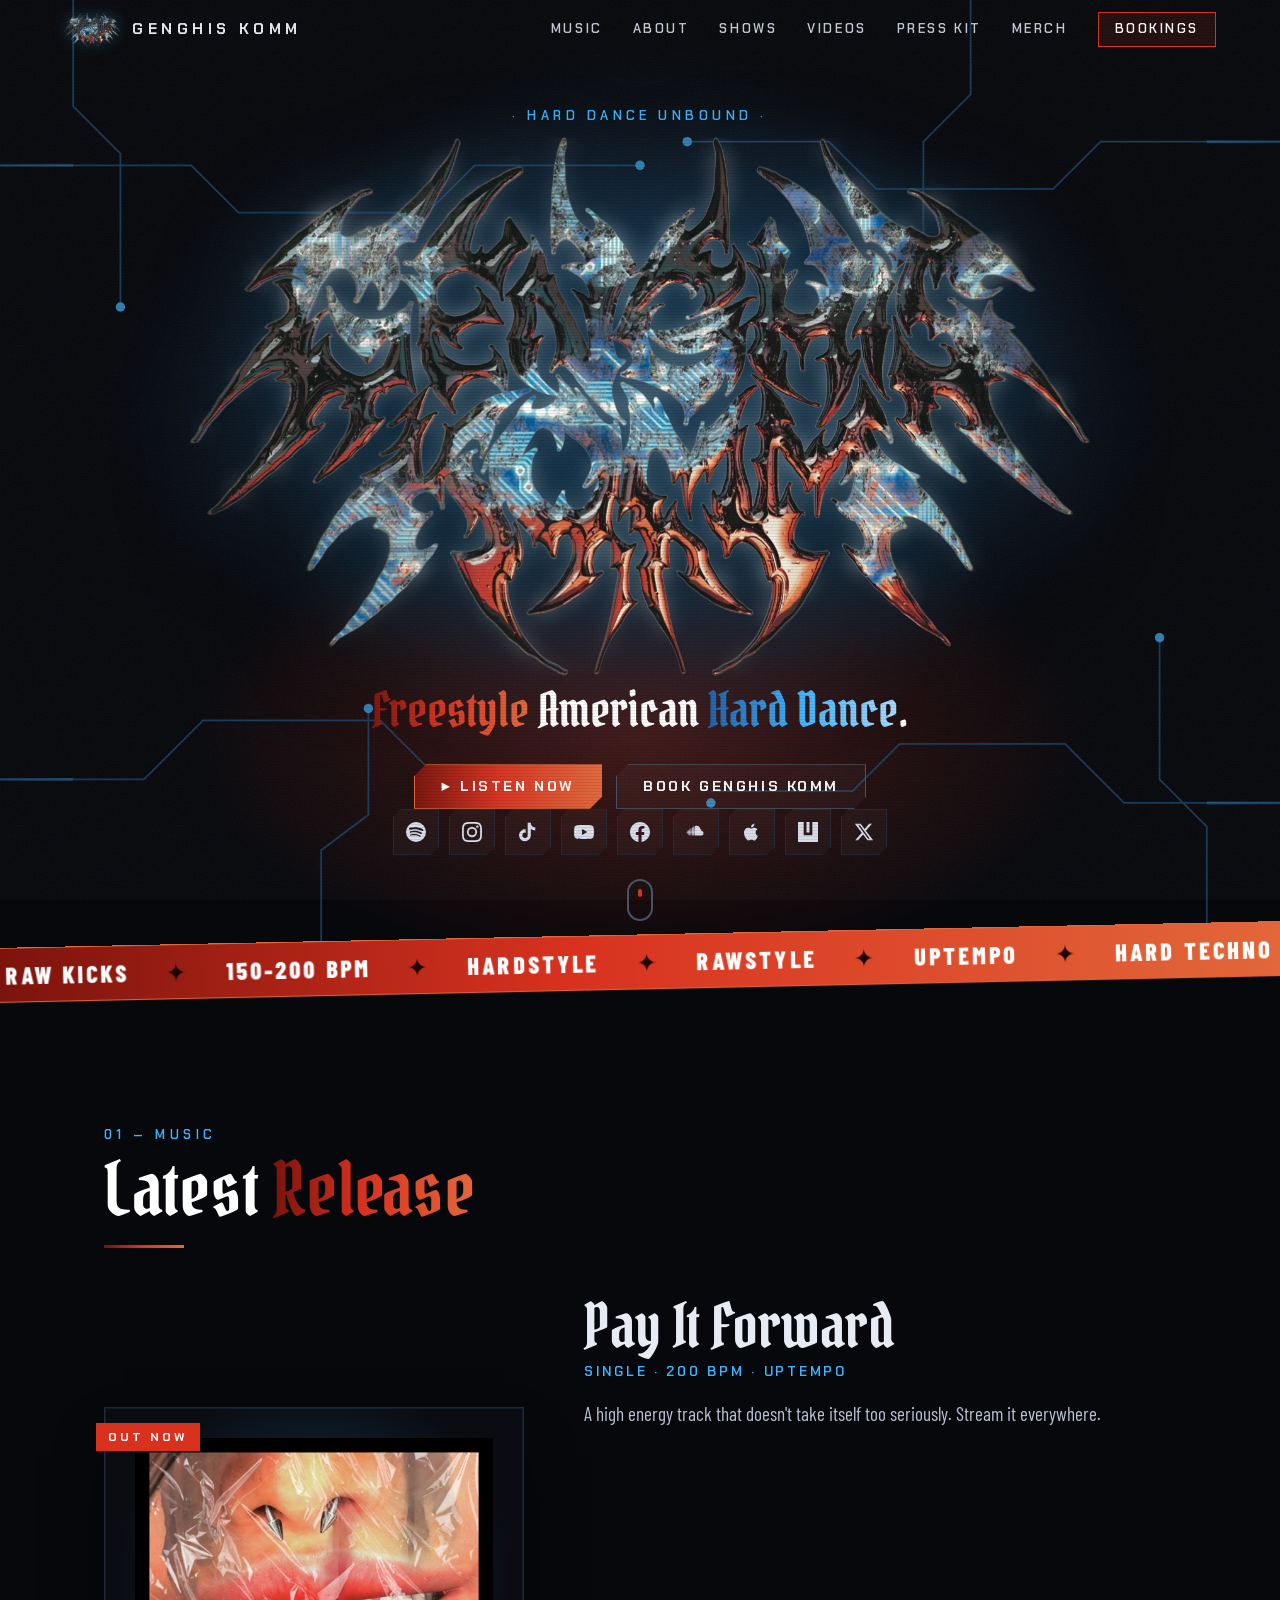
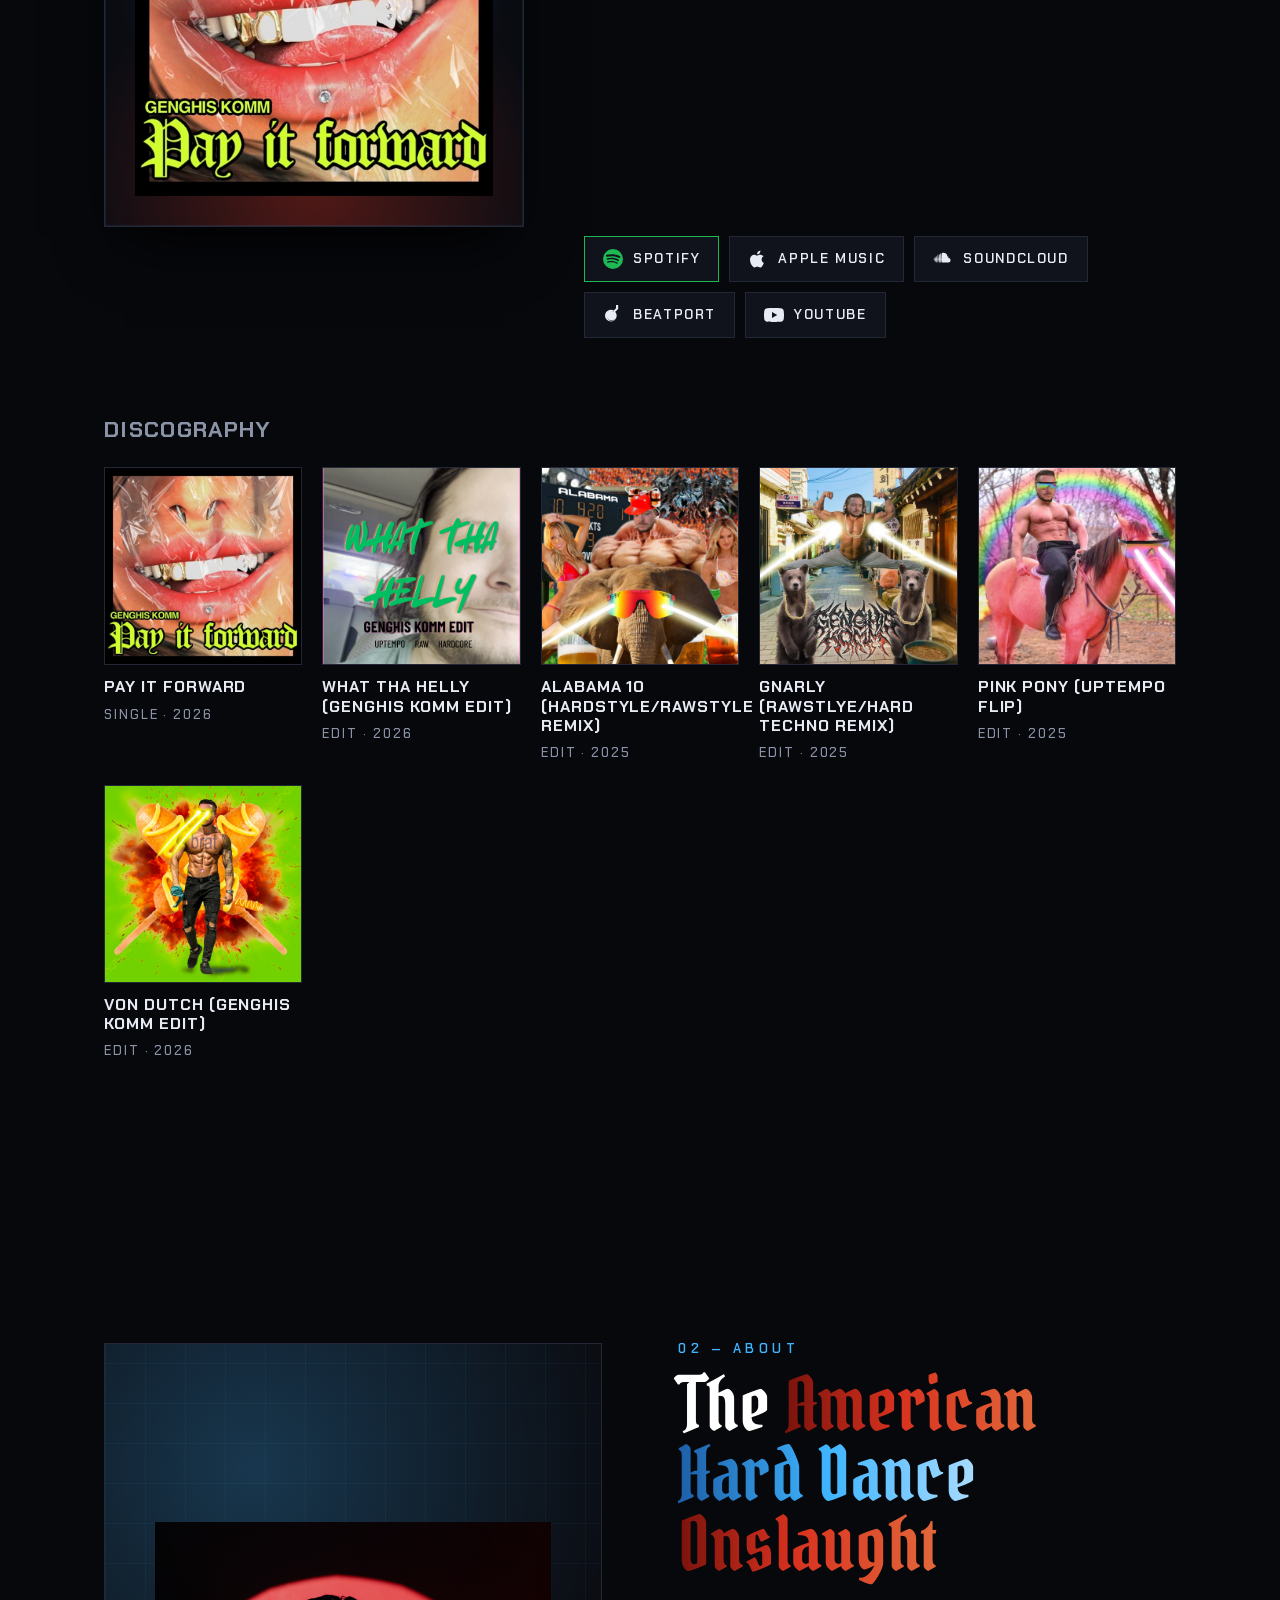
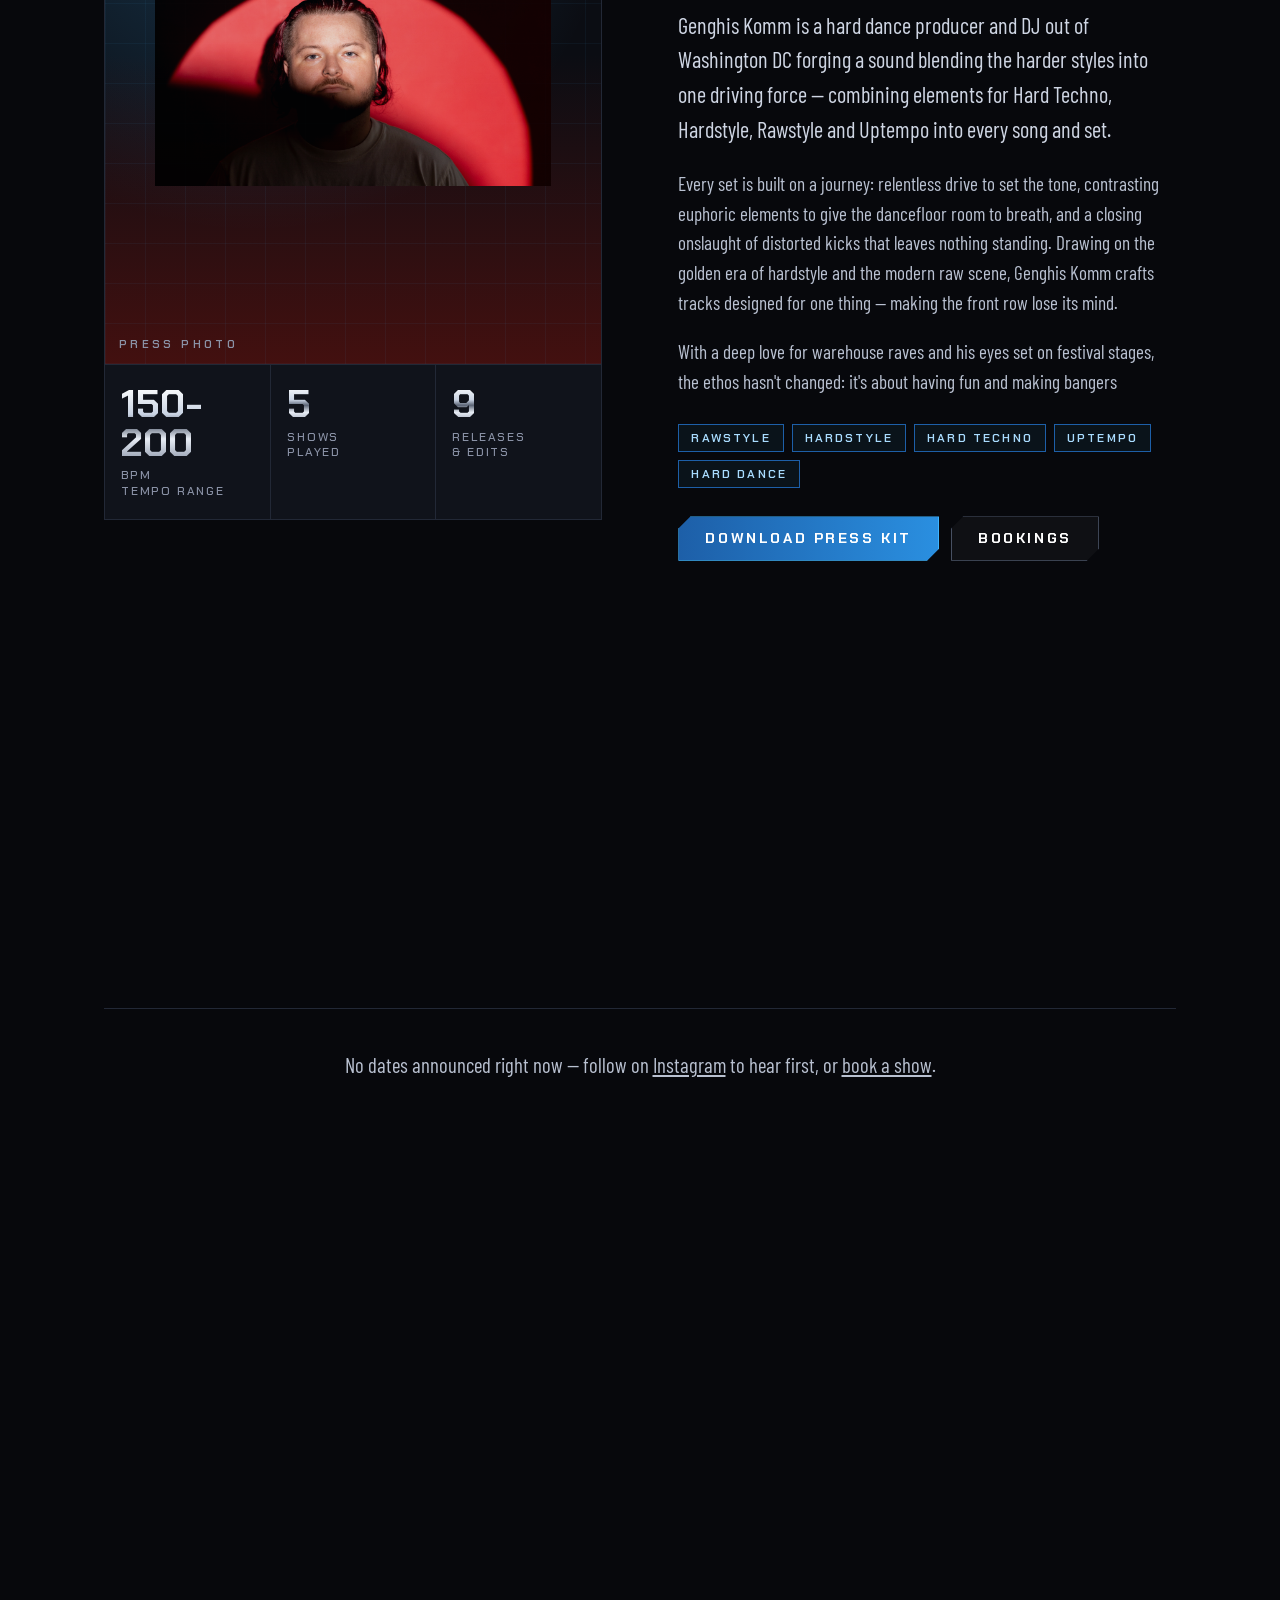
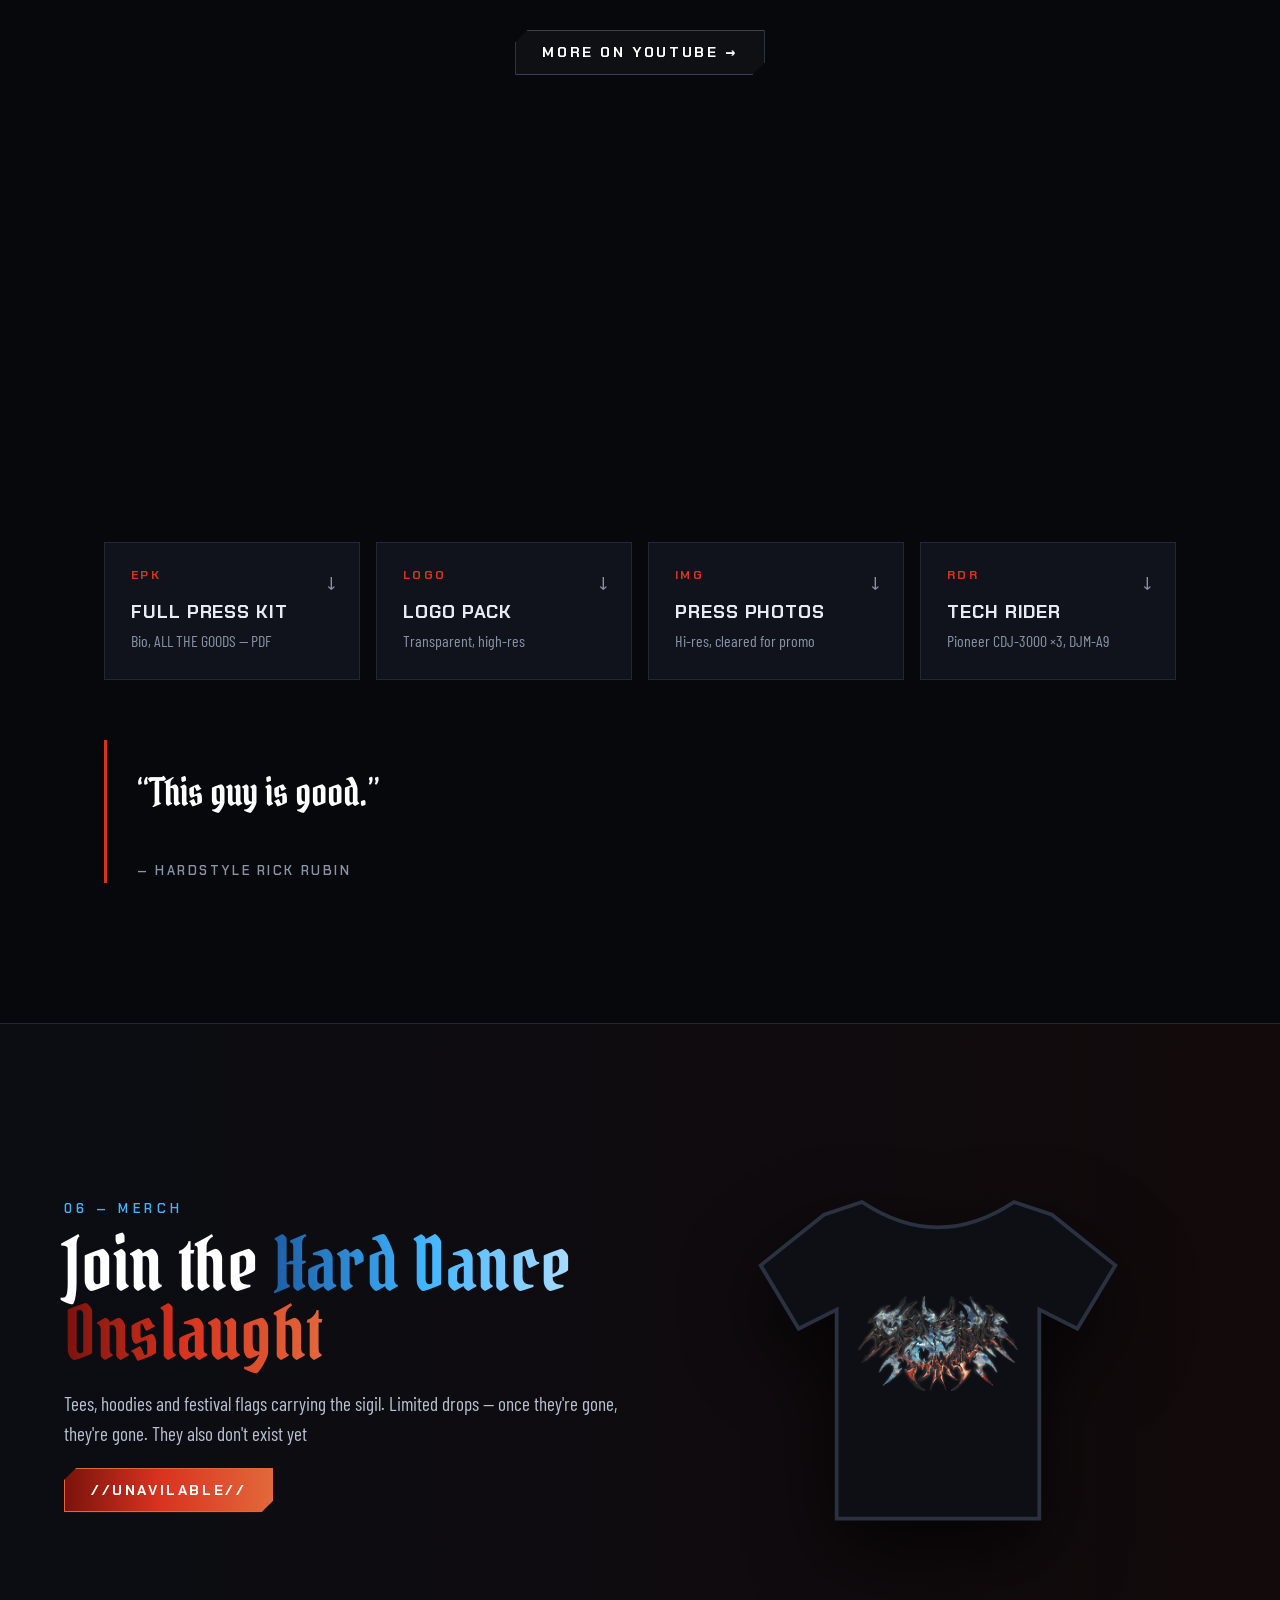
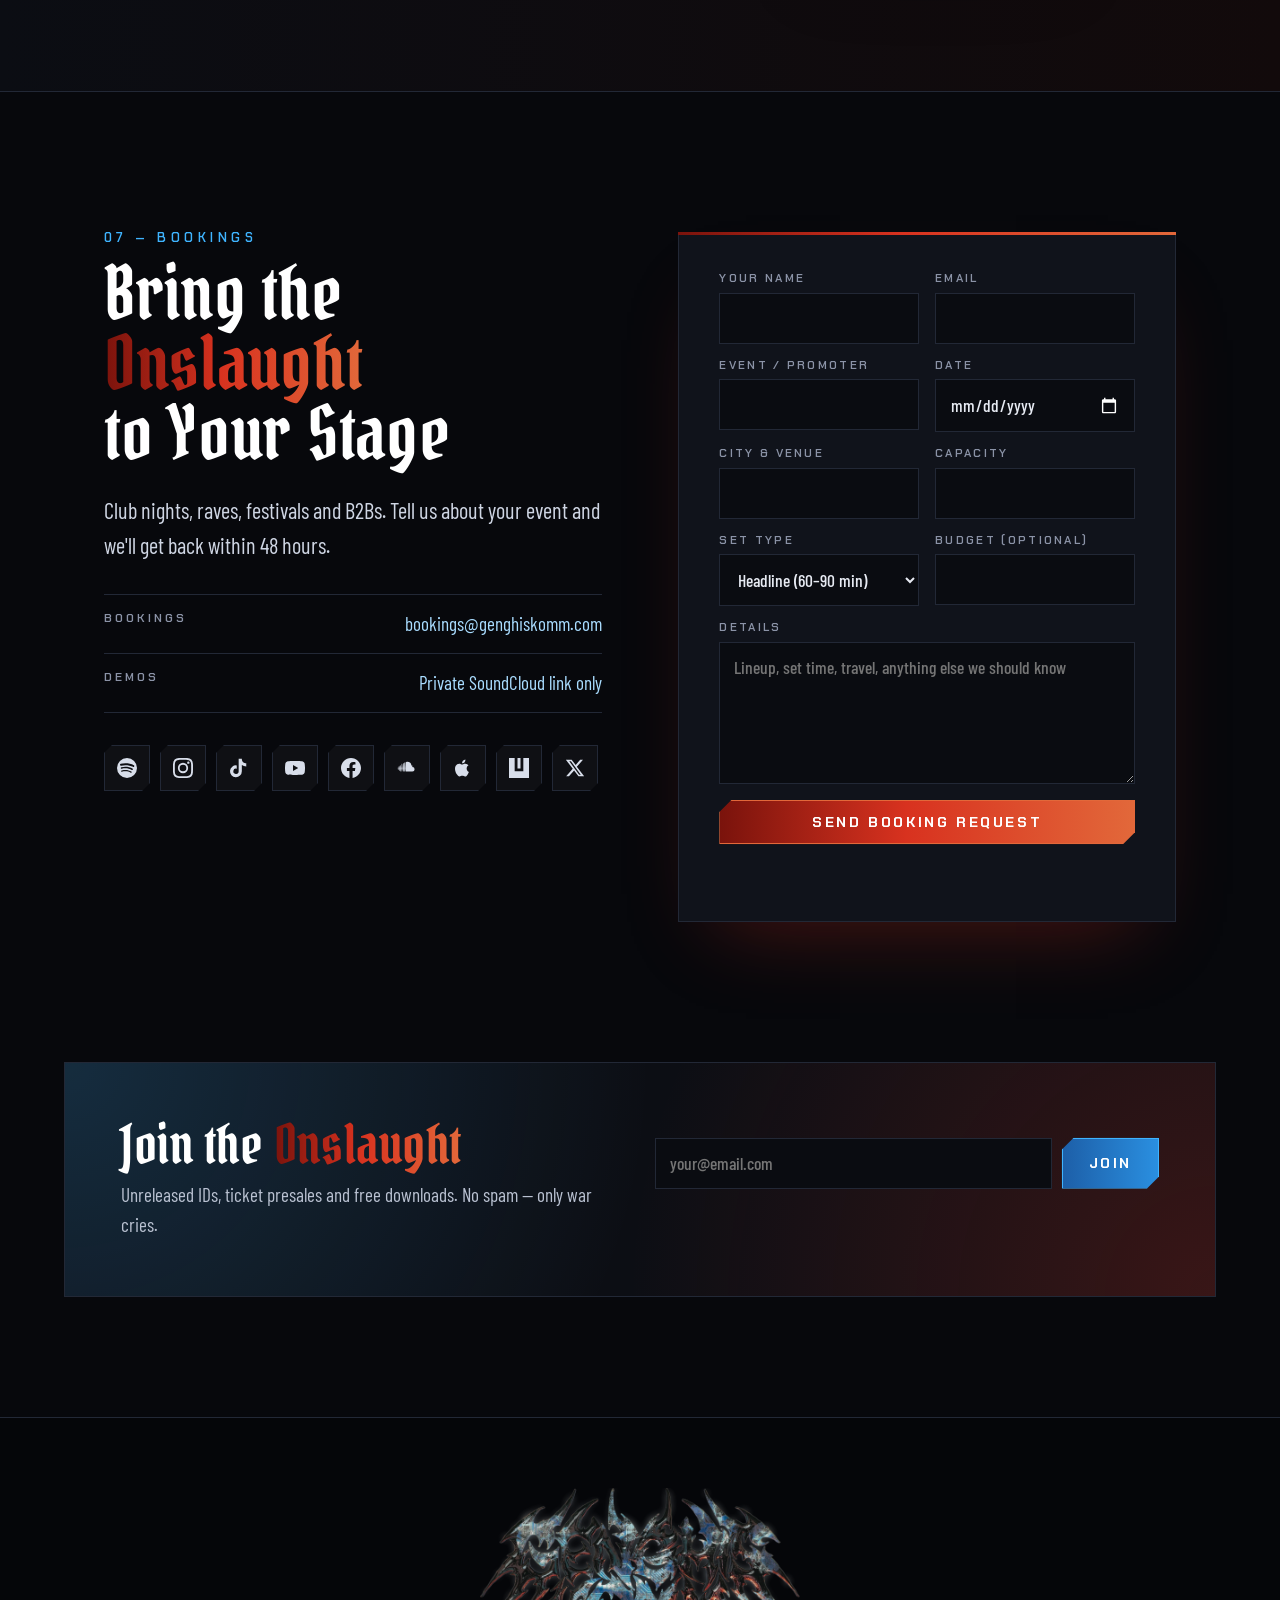
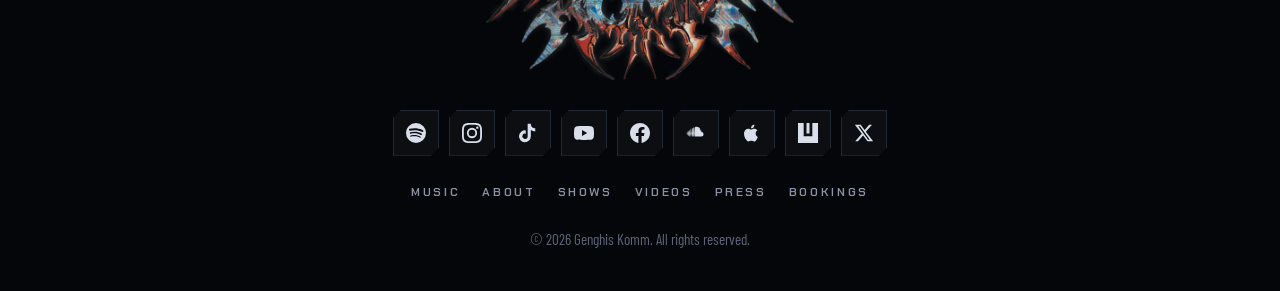
<file: index.html>
<!doctype html>
<html lang="en">
<head>
  <meta charset="utf-8">
  <meta name="viewport" content="width=device-width, initial-scale=1">
  <title>Genghis Komm — Hard Dance</title>
  <meta name="description" content="Genghis Komm — hardstyle, rawstyle and hard dance producer & DJ. Music, tour dates, press kit and bookings.">
  <meta name="theme-color" content="#07080c">

  <meta property="og:type" content="profile">
  <meta property="og:title" content="Genghis Komm — Hard Dance">
  <meta property="og:description" content="Hardstyle / Rawstyle producer & DJ. Listen, watch, and book Genghis Komm.">
  <meta property="og:image" content="assets/og-image.jpg">
  <meta name="twitter:card" content="summary_large_image">

  <link rel="icon" type="image/png" href="assets/favicon.png">
  <link rel="apple-touch-icon" href="assets/favicon.png">

  <link rel="preconnect" href="https://fonts.googleapis.com">
  <link rel="preconnect" href="https://fonts.gstatic.com" crossorigin>
  <link href="https://fonts.googleapis.com/css2?family=Chakra+Petch:wght@400;500;600;700&family=Pirata+One&family=Barlow+Condensed:wght@400;500;600;800&display=swap" rel="stylesheet">
  <link rel="stylesheet" href="css/style.css">

  <script type="application/ld+json">
  {
    "@context": "https://schema.org",
    "@type": "MusicGroup",
    "name": "Genghis Komm",
    "genre": [,"Hard Dance Unbound",],
    "image": "assets/og-image.jpg",
    "sameAs": [
      "https://open.spotify.com/artist/artist/5tfyuSehtYBbtPq1VDS9JX",
      "https://www.instagram.com/genghiskomm_",
      "https://www.facebook.com/genghiskomm",
      "https://www.tiktok.com/@genghiskomm",
      "https://www.youtube.com/@genghiskomm",
      "https://soundcloud.com/genghiskomm"
    ]
  }
  </script>
</head>
<body>
  <div class="fx-noise" aria-hidden="true"></div>
  <div class="fx-scan" aria-hidden="true"></div>

  <!-- ============ NAV ============ -->
  <header class="nav" id="top">
    <a class="nav__brand" href="#top" aria-label="Genghis Komm home">
      <img src="assets/logo.webp" alt="" width="64" height="38">
      <span>GENGHIS KOMM</span>
    </a>
    <button class="nav__toggle" aria-expanded="false" aria-controls="nav-menu" aria-label="Open menu">
      <span></span><span></span><span></span>
    </button>
    <nav class="nav__menu" id="nav-menu">
      <a href="#music">Music</a>
      <a href="#about">About</a>
      <a href="#shows">Shows</a>
      <a href="#videos">Videos</a>
      <a href="#press">Press Kit</a>
      <a href="#merch">Merch</a>
      <a class="nav__cta" href="#bookings">Bookings</a>
    </nav>
  </header>

  <main>
    <!-- ============ HERO ============ -->
    <section class="hero" aria-label="Genghis Komm">
      <svg class="hero__circuit" aria-hidden="true" viewBox="0 0 1200 800" preserveAspectRatio="xMidYMid slice">
        <defs>
          <linearGradient id="trace" x1="0" x2="1">
            <stop offset="0" stop-color="#3fb4ff" stop-opacity="0"/>
            <stop offset=".5" stop-color="#3fb4ff" stop-opacity=".9"/>
            <stop offset="1" stop-color="#3fb4ff" stop-opacity="0"/>
          </linearGradient>
        </defs>
        <g fill="none" stroke="#1d4f7a" stroke-width="1.5">
          <path d="M0 140 H220 L260 180 H420 L460 140 H600"/>
          <path d="M0 660 H180 L230 610 H380 L420 650 H560"/>
          <path d="M1200 120 H990 L950 160 H800 L760 120 H640"/>
          <path d="M1200 680 H1010 L960 630 H820 L780 670 H660"/>
          <path d="M120 0 V90 L160 130 V260"/>
          <path d="M1080 800 V700 L1040 660 V540"/>
          <path d="M330 800 V720 L370 690 V600"/>
          <path d="M880 0 V80 L840 120 V230"/>
        </g>
        <g class="hero__pulses" fill="none" stroke="url(#trace)" stroke-width="2.5">
          <path d="M0 140 H220 L260 180 H420 L460 140 H600"/>
          <path d="M1200 680 H1010 L960 630 H820 L780 670 H660"/>
          <path d="M1200 120 H990 L950 160 H800 L760 120 H640"/>
          <path d="M0 660 H180 L230 610 H380 L420 650 H560"/>
        </g>
        <g fill="#3fb4ff">
          <circle cx="600" cy="140" r="4"/><circle cx="560" cy="660" r="4"/>
          <circle cx="640" cy="120" r="4"/><circle cx="660" cy="680" r="4"/>
          <circle cx="160" cy="260" r="4"/><circle cx="1040" cy="540" r="4"/>
          <circle cx="370" cy="600" r="4"/><circle cx="840" cy="230" r="4"/>
        </g>
      </svg>

      <div class="hero__glow" aria-hidden="true"></div>

      <div class="hero__inner">
        <p class="eyebrow">· Hard Dance Unbound ·</p>
        <h1 class="hero__logo">
          <img src="assets/logo.webp" alt="Genghis Komm" width="1428" height="856" fetchpriority="high">
        </h1>
        <p class="hero__tag"><span class="red">Freestyle</span> American <span class="blue">Hard Dance</span>.</p>
        <div class="hero__ctas">
          <a class="btn btn--red" href="#music">▶ Listen now</a>
          <a class="btn btn--ghost" href="#bookings">Book Genghis Komm</a>
        </div>
        <ul class="socials socials--hero" aria-label="Social links">
          <!-- Link list is shared with the footer & bookings section; edit URLs in js/main.js → LINKS -->
        </ul>
      </div>

      <a class="hero__scroll" href="#music" aria-label="Scroll to music"><span></span></a>
    </section>

    <!-- ============ TICKER ============ -->
    <div class="ticker" aria-hidden="true">
      <div class="ticker__track">
        <span>RAW KICKS</span><i>✦</i><span>150-200 BPM</span><i>✦</i><span>HARDSTYLE</span><i>✦</i><span>RAWSTYLE</span><i>✦</i><span>UPTEMPO</span><i>✦</i><span>HARD TECHNO</span><i>✦</i>
        <span>RAW KICKS</span><i>✦</i><span>150-200 BPM</span><i>✦</i><span>HARDSTYLE</span><i>✦</i><span>RAWSTYLE</span><i>✦</i><span>UPTEMPO</span><i>✦</i><span>HARD TECHNO</span><i>✦</i>
      </div>
    </div>

    <!-- ============ MUSIC ============ -->
    <section class="section" id="music">
      <div class="section__head">
        <p class="eyebrow">01 — Music</p>
        <h2>Latest <span class="red">Release</span></h2>
      </div>

      <div class="release">
        <div class="release__art">
          <div class="art-frame">
            <!-- Swap for your cover art: <img src="assets/covers/latest.jpg" alt="..."> -->
            <img src="assets/payitforwardart.jpg" alt="Latest release artwork">
          </div>
          <span class="badge">Out now</span>
        </div>
        <div class="release__info">
          <h3 class="release__title">Pay It Forward</h3>
          <p class="release__meta">Single · 200 BPM · Uptempo</p>
          <p>A high energy track that doesn't take itself too seriously. Stream it everywhere.</p>

          <!-- Spotify player: set data-spotify to an embed path like "artist/XXXX", "album/XXXX" or "track/XXXX" -->
          <div class="embed embed--spotify" data-spotify="https://open.spotify.com/track/1muxEpkrSqaNYTV4eHQcV3?si=53c6bdc3bb5b440f" hidden></div>

          <div class="dsp" aria-label="Stream on">
            <a class="dsp__btn dsp__btn--spotify" data-link="spotify" href="#" target="_blank" rel="noopener">
              <svg viewBox="0 0 24 24" aria-hidden="true"><use href="#i-spotify"/></svg>Spotify
            </a>
            <a class="dsp__btn" data-link="apple" href="#" target="_blank" rel="noopener">
              <svg viewBox="0 0 24 24" aria-hidden="true"><use href="#i-apple"/></svg>Apple Music
            </a>
            <a class="dsp__btn" data-link="soundcloud" href="#" target="_blank" rel="noopener">
              <svg viewBox="0 0 24 24" aria-hidden="true"><use href="#i-soundcloud"/></svg>SoundCloud
            </a>
            <a class="dsp__btn" data-link="beatport" href="#" target="_blank" rel="noopener">
              <svg viewBox="0 0 24 24" aria-hidden="true"><use href="#i-beatport"/></svg>Beatport
            </a>
            <a class="dsp__btn" data-link="youtube" href="#" target="_blank" rel="noopener">
              <svg viewBox="0 0 24 24" aria-hidden="true"><use href="#i-youtube"/></svg>YouTube
            </a>
          </div>
        </div>
      </div>

      <h3 class="subhead">Discography</h3>
      <div class="disco" id="disco">
        <!-- Rendered from js/main.js → RELEASES -->
      </div>
    </section>

    <!-- ============ ABOUT ============ -->
    <section class="section section--split" id="about">
      <div class="about__visual">
        <div class="about__photo">
          <!-- Replace with a press photo: <img src="assets/press/photo-1.jpg" alt="Genghis Komm performing"> -->
          <img src="assets/ByMicahEWood-17.jpg" alt="" class="about__mark">
          <span class="about__photo-label">Press photo</span>
        </div>
        <div class="stats">
          <div class="stat"><b data-count="150-200">150-200</b><span>BPM<br>Tempo Range</span></div>
          <div class="stat"><b data-count="5" data-suffix="+">5</b><span>Shows<br>played</span></div>
          <div class="stat"><b data-count="9">9</b><span>Releases<br>& edits</span></div>
        </div>
      </div>
      <div class="about__copy">
        <p class="eyebrow">02 — About</p>
        <h2>The <span class="red">American</span> <span class="blue">Hard Dance</span> <br><span class="red">Onslaught</span></h2>
        <p class="lead">Genghis Komm is a hard dance producer and DJ out of Washington DC forging a sound blending the harder styles into one driving force — combining elements for Hard Techno, Hardstyle, Rawstyle and Uptempo into every song and set.</p>
        <p>Every set is built on a journey: relentless drive to set the tone, contrasting euphoric elements to give the dancefloor room to breath, and a closing onslaught of distorted kicks that leaves nothing standing. Drawing on the golden era of hardstyle and the modern raw scene, Genghis Komm crafts tracks designed for one thing — making the front row lose its mind.</p>
        <p>With a deep love for warehouse raves and his eyes set on festival stages, the ethos hasn't changed: it's about having fun and making bangers</p>
        <div class="tags">
          <span>Rawstyle</span><span>Hardstyle</span><span>Hard Techno</span><span>Uptempo</span><span>Hard Dance</span>
        </div>
        <div class="about__ctas">
          <a class="btn btn--blue" href="#press">Download press kit</a>
          <a class="btn btn--ghost" href="#bookings">Bookings</a>
        </div>
      </div>
    </section>

    <!-- ============ SHOWS ============ -->
    <section class="section" id="shows">
      <div class="section__head">
        <p class="eyebrow">03 — Tour</p>
        <h2>Upcoming <span class="red">Shows</span></h2>
      </div>
      <ol class="shows" id="shows-list">
        <!-- Rendered from js/main.js → SHOWS -->
      </ol>
      <p class="shows__empty" id="shows-empty">No dates announced right now — follow on <a data-link="instagram" href="#" target="_blank" rel="noopener">Instagram</a> to hear first, or <a href="#bookings">book a show</a>.</p>
    </section>
    <!-- hidden removed from shows__empty -->

    <!-- ============ VIDEOS ============ -->
    <section class="section" id="videos">
      <div class="section__head">
        <p class="eyebrow">04 — Watch</p>
        <h2>Sets &amp; <span class="blue">Visuals</span></h2>
      </div>
      <div class="videos" id="videos-grid">
        <!-- Rendered from js/main.js → VIDEOS (click-to-load YouTube, no tracking until played) -->
      </div>
      <p class="center"><a class="btn btn--ghost" data-link="youtube" href="#" target="_blank" rel="noopener">More on YouTube →</a></p>
    </section>

    <!-- ============ PRESS ============ -->
    <section class="section" id="press">
      <div class="section__head">
        <p class="eyebrow">05 — Press</p>
        <h2>Electronic <span class="red">Press Kit</span></h2>
      </div>
      <div class="press">
        <a class="press__card" href="assets/press/genghis-komm-epk.pdf" download>
          <span class="press__icon">EPK</span>
          <b>Full press kit</b>
          <small>Bio, ALL THE GOODS — PDF</small>
        </a>
        <a class="press__card" href="assets/logo.webp" download="genghis-komm-logo.webp">
          <span class="press__icon">LOGO</span>
          <b>Logo pack</b>
          <small>Transparent, high-res</small>
        </a>
        <a class="press__card" href="assets/press/genghis-komm-photos.zip" download>
          <span class="press__icon">IMG</span>
          <b>Press photos</b>
          <small>Hi-res, cleared for promo</small>
        </a>
        <a class="press__card" href="assets/press/genghis-komm-rider.pdf" download>
          <span class="press__icon">RDR</span>
          <b>Tech rider</b>
          <small>Pioneer CDJ-3000 ×3, DJM-A9</small>
        </a>
      </div>
      <blockquote class="quote">
        <p>“This guy is good.”</p>
        <cite>— Hardstyle Rick Rubin</cite>
      </blockquote>
    </section>

    <!-- ============ MERCH ============ -->
    <section class="section section--merch" id="merch">
      <div class="merch">
        <div>
          <p class="eyebrow">06 — Merch</p>
          <h2>Join the <span class="blue">Hard Dance</span> <span class="red">Onslaught</span></h2>
          <p>Tees, hoodies and festival flags carrying the sigil. Limited drops — once they're gone, they're gone. They also don't exist yet</p>
          <a class="btn btn--red" data-link="merch" href="#" target="_blank" rel="noopener">//UNAVILABLE//</a>
        </div>
        <div class="merch__tee" aria-hidden="true">
          <svg viewBox="0 0 300 300"><path d="M90 30 L60 40 L10 80 L40 130 L70 115 L70 280 L230 280 L230 115 L260 130 L290 80 L240 40 L210 30 Q150 70 90 30 Z" fill="#0d0f15" stroke="#2a3140" stroke-width="3"/></svg>
          <img src="assets/logo.webp" alt="">
        </div>
      </div>
    </section>

    <!-- ============ BOOKINGS ============ -->
    <section class="section section--split" id="bookings">
      <div class="bookings__info">
        <p class="eyebrow">07 — Bookings</p>
        <h2>Bring the <span class="red">Onslaught</span><br>to Your Stage</h2>
        <p class="lead">Club nights, raves, festivals and B2Bs. Tell us about your event and we'll get back within 48 hours.</p>
        <dl class="contacts">
          <div><dt>Bookings</dt><dd><a data-email="bookings" href="#"></a></dd></div>
<!--          <div><dt>Management</dt><dd><a data-email="management" href="#"></a></dd></div>
          <div><dt>Press &amp; Promo</dt><dd><a data-email="press" href="#"></a></dd></div>-->
          <div><dt>Demos</dt><dd><a data-link="soundcloud" href="#" target="_blank" rel="noopener">Private SoundCloud link only</a></dd></div>
        </dl>
        <ul class="socials" aria-label="Social links"></ul>
      </div>

      <form class="form" id="booking-form" novalidate>
        <div class="form__row">
          <label>Your name<input name="name" required autocomplete="name"></label>
          <label>Email<input name="email" type="email" required autocomplete="email"></label>
        </div>
        <div class="form__row">
          <label>Event / promoter<input name="event" required></label>
          <label>Date<input name="date" type="date"></label>
        </div>
        <div class="form__row">
          <label>City &amp; venue<input name="venue"></label>
          <label>Capacity<input name="capacity" inputmode="numeric"></label>
        </div>
        <div class="form__row">
          <label>Set type
            <select name="settype">
              <option>Headline (60–90 min)</option>
              <option>Support (45–60 min)</option>
              <option>Festival slot</option>
              <option>B2B</option>
              <option>Other</option>
            </select>
          </label>
          <label>Budget (optional)<input name="budget"></label>
        </div>
        <label>Details<textarea name="message" rows="5" placeholder="Lineup, set time, travel, anything else we should know"></textarea></label>
        <button class="btn btn--red btn--block" type="submit">Send booking request</button>
        <p class="form__status" role="status" aria-live="polite"></p>
      </form>
    </section>

    <!-- ============ NEWSLETTER ============ -->
    <section class="newsletter">
      <div>
        <h2>Join the <span class="red">Onslaught</span></h2>
        <p>Unreleased IDs, ticket presales and free downloads. No spam — only war cries.</p>
      </div>
      <form class="newsletter__form" id="newsletter-form">
        <label class="sr-only" for="nl-email">Email address</label>
        <input id="nl-email" type="email" placeholder="your@email.com" required autocomplete="email">
        <button class="btn btn--blue" type="submit">Join</button>
        <p class="form__status" role="status" aria-live="polite"></p>
      </form>
    </section>
  </main>

  <!-- ============ FOOTER ============ -->
  <footer class="footer">
    <img src="assets/logo.webp" alt="Genghis Komm" class="footer__logo" loading="lazy">
    <ul class="socials" aria-label="Social links"></ul>
    <nav class="footer__nav">
      <a href="#music">Music</a><a href="#about">About</a><a href="#shows">Shows</a><a href="#videos">Videos</a><a href="#press">Press</a><a href="#bookings">Bookings</a>
    </nav>
    <p class="footer__legal">© <span id="year"></span> Genghis Komm. All rights reserved.</p>
  </footer>

  <!-- ============ ICON SPRITE ============ -->
  <svg width="0" height="0" style="position:absolute" aria-hidden="true">
    <symbol id="i-spotify" viewBox="0 0 24 24"><path fill="currentColor" d="M12 0a12 12 0 1 0 0 24 12 12 0 0 0 0-24Zm5.5 17.3a.75.75 0 0 1-1 .25c-2.8-1.7-6.4-2.1-10.6-1.2a.75.75 0 1 1-.33-1.46c4.6-1 8.6-.6 11.7 1.4.36.2.47.67.25 1Zm1.47-3.26a.94.94 0 0 1-1.3.3c-3.2-2-8.1-2.55-11.9-1.4a.94.94 0 1 1-.54-1.8c4.3-1.3 9.7-.67 13.4 1.6.44.27.58.85.3 1.3Zm.13-3.4C15.2 8.3 8.8 8.1 5.1 9.2a1.13 1.13 0 1 1-.66-2.16c4.2-1.3 11.3-1 15.8 1.66a1.13 1.13 0 0 1-1.16 1.94Z"/></symbol>
    <symbol id="i-instagram" viewBox="0 0 24 24"><path fill="currentColor" d="M12 2.2c3.2 0 3.6 0 4.8.07 3.25.15 4.77 1.7 4.92 4.92.06 1.27.07 1.65.07 4.85s0 3.58-.07 4.85c-.15 3.22-1.66 4.77-4.92 4.92-1.27.06-1.64.07-4.8.07s-3.6 0-4.85-.07c-3.26-.15-4.77-1.7-4.92-4.92C2.2 15.6 2.2 15.2 2.2 12s0-3.58.07-4.85C2.42 3.93 3.94 2.4 7.15 2.27 8.42 2.2 8.8 2.2 12 2.2ZM12 0C8.74 0 8.33 0 7.05.07 2.7.27.27 2.7.07 7.05 0 8.33 0 8.74 0 12s0 3.67.07 4.95c.2 4.36 2.62 6.78 6.98 6.98C8.33 24 8.74 24 12 24s3.67 0 4.95-.07c4.35-.2 6.78-2.62 6.98-6.98.06-1.28.07-1.69.07-4.95s0-3.67-.07-4.95C23.73 2.7 21.3.27 16.95.07 15.67 0 15.26 0 12 0Zm0 5.84a6.16 6.16 0 1 0 0 12.32 6.16 6.16 0 0 0 0-12.32ZM12 16a4 4 0 1 1 0-8 4 4 0 0 1 0 8Zm6.4-11.85a1.44 1.44 0 1 0 0 2.88 1.44 1.44 0 0 0 0-2.88Z"/></symbol>
    <symbol id="i-facebook" viewBox="0 0 24 24"><path fill="currentColor" d="M24 12.07C24 5.4 18.63 0 12 0S0 5.4 0 12.07C0 18.1 4.39 23.1 10.13 24v-8.44H7.08v-3.49h3.05V9.41c0-3.02 1.8-4.7 4.54-4.7 1.31 0 2.68.24 2.68.24v2.97h-1.5c-1.5 0-1.96.93-1.96 1.89v2.26h3.33l-.53 3.5h-2.8V24C19.62 23.1 24 18.1 24 12.07Z"/></symbol>
    <symbol id="i-tiktok" viewBox="0 0 24 24"><path fill="currentColor" d="M19.6 6.3a5.4 5.4 0 0 1-4.2-4.8V1h-3.8v14.9a3.2 3.2 0 1 1-2.3-3.1V8.9a7.1 7.1 0 1 0 6.1 7V8.4a9.1 9.1 0 0 0 5.3 1.7V6.4c-.4 0-.8 0-1.1-.1Z"/></symbol>
    <symbol id="i-youtube" viewBox="0 0 24 24"><path fill="currentColor" d="M23.5 6.2a3 3 0 0 0-2.1-2.1C19.5 3.6 12 3.6 12 3.6s-7.5 0-9.4.5A3 3 0 0 0 .5 6.2 31 31 0 0 0 0 12a31 31 0 0 0 .5 5.8 3 3 0 0 0 2.1 2.1c1.9.5 9.4.5 9.4.5s7.5 0 9.4-.5a3 3 0 0 0 2.1-2.1A31 31 0 0 0 24 12a31 31 0 0 0-.5-5.8ZM9.6 15.6V8.4l6.3 3.6-6.3 3.6Z"/></symbol>
    <symbol id="i-soundcloud" viewBox="0 0 24 24"><path fill="currentColor" d="M1.2 14.4c0 .1.1.2.2.2s.2-.1.2-.2l.3-1.9-.3-2c0-.1-.1-.2-.2-.2s-.2.1-.2.2L1 12.5l.2 1.9Zm1.4 1.1c0 .1.1.2.2.2s.2-.1.2-.2l.4-3-.4-3c0-.1-.1-.2-.2-.2s-.2.1-.2.2l-.3 3 .3 3Zm1.5.3c0 .2.1.3.3.3.1 0 .2-.1.3-.3l.3-3.3-.3-3.5c0-.2-.1-.3-.3-.3-.1 0-.3.1-.3.3l-.3 3.5.3 3.3Zm1.5.1c0 .2.2.3.3.3.2 0 .3-.1.3-.3l.3-3.4-.3-5.3c0-.2-.2-.3-.3-.3-.2 0-.3.1-.3.3l-.3 5.3.3 3.4Zm1.6 0c0 .2.2.4.4.4s.4-.2.4-.4l.3-3.4-.3-5.8c0-.2-.2-.4-.4-.4s-.4.2-.4.4l-.3 5.8.3 3.4Zm1.6 0c0 .2.2.4.4.4s.4-.2.4-.4l.2-3.4-.2-6.6c0-.2-.2-.4-.4-.4s-.4.2-.4.4l-.2 6.6.2 3.4Zm2 .4c.2 0 .5-.2.5-.5l.2-3.3-.2-7c0-.3-.2-.5-.5-.5-.2 0-.4.2-.5.5l-.2 7 .2 3.3c0 .3.2.5.5.5Zm7.6-7.4c-.4 0-.8.1-1.1.2a5 5 0 0 0-5-4.5c-.4 0-.8.1-1.1.2-.2.1-.2.1-.2.3v10.8c0 .2.2.4.4.4h7a2.7 2.7 0 0 0 0-5.4Z"/></symbol>
    <symbol id="i-apple" viewBox="0 0 24 24"><path fill="currentColor" d="M16.4 12.7c0-2.6 2.1-3.8 2.2-3.9a4.8 4.8 0 0 0-3.8-2c-1.6-.2-3.1.9-3.9.9-.8 0-2-.9-3.4-.9a5 5 0 0 0-4.2 2.6c-1.8 3.1-.5 7.7 1.3 10.2.9 1.2 1.9 2.6 3.2 2.6 1.3-.1 1.8-.8 3.3-.8 1.6 0 2 .8 3.4.8s2.3-1.3 3.1-2.5c1-1.4 1.4-2.8 1.4-2.9 0 0-2.7-1-2.7-4.1ZM13.9 5a4.4 4.4 0 0 0 1-3.2 4.6 4.6 0 0 0-3 1.5 4.2 4.2 0 0 0-1 3.1c1.1.1 2.3-.6 3-1.4Z"/></symbol>
    <symbol id="i-beatport" viewBox="0 0 24 24"><path fill="currentColor" d="M14.7 14.1a4.6 4.6 0 1 1-9.1 0 4.6 4.6 0 0 1 9.1 0Zm-4.5-7c1.6 0 3 .5 4.2 1.4l3.8-3.8V0h-2.6v4l-2.7 2.7a7 7 0 1 0 1.9 1.6ZM10.2 18.7a4.6 4.6 0 1 0 0-9.2 4.6 4.6 0 0 0 0 9.2Z"/></symbol>
    <symbol id="i-bandsintown" viewBox="0 0 24 24"><path fill="currentColor" d="M6.8 0v16h10.4V0H24v24H0V0h6.8Zm3.4 0h3.6v12.6h-3.6V0Z"/></symbol>
    <symbol id="i-x" viewBox="0 0 24 24"><path fill="currentColor" d="M18.2 2h3.4l-7.4 8.5L23 22h-6.8l-5.3-7-6.1 7H1.4l7.9-9.1L1 2h7l4.8 6.4L18.2 2Zm-1.2 18h1.9L7.1 3.9H5.1L17 20Z"/></symbol>
  </svg>

  <script src="js/main.js" defer></script>
</body>
</html>
</file>
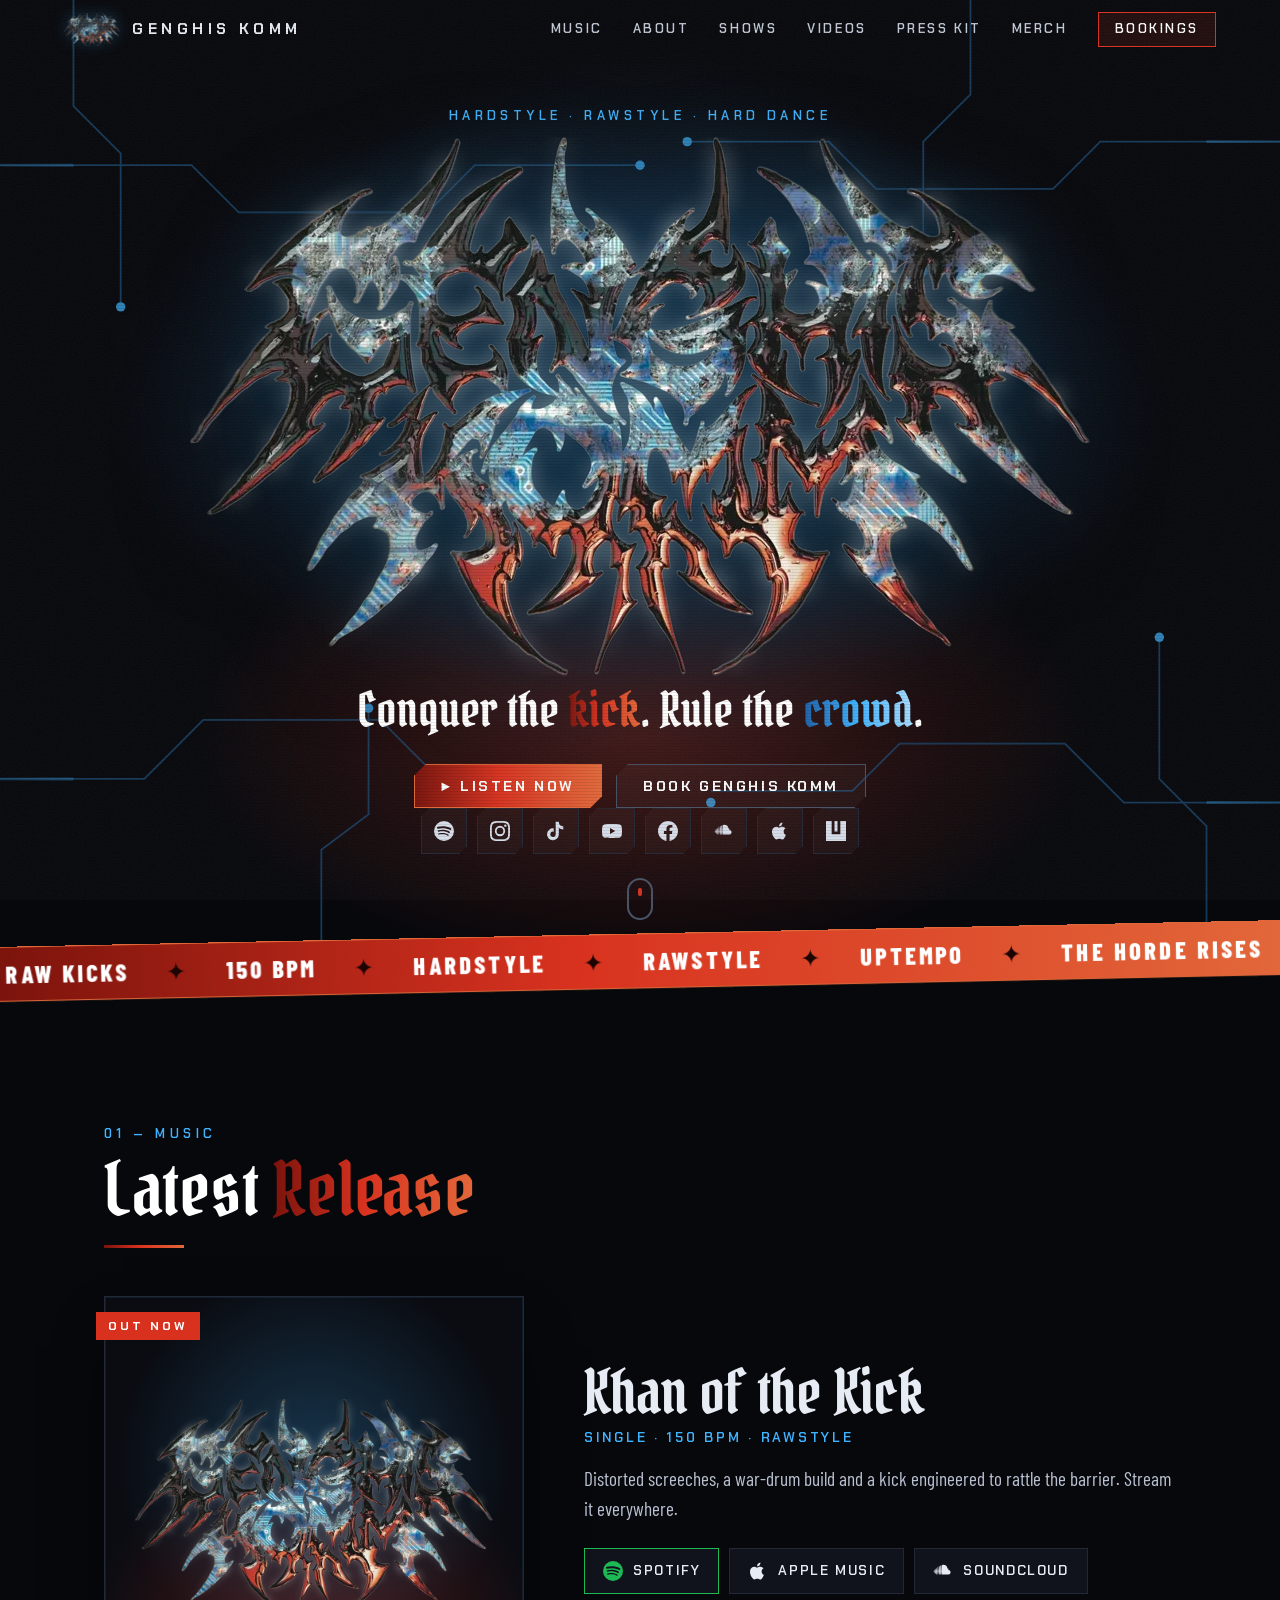
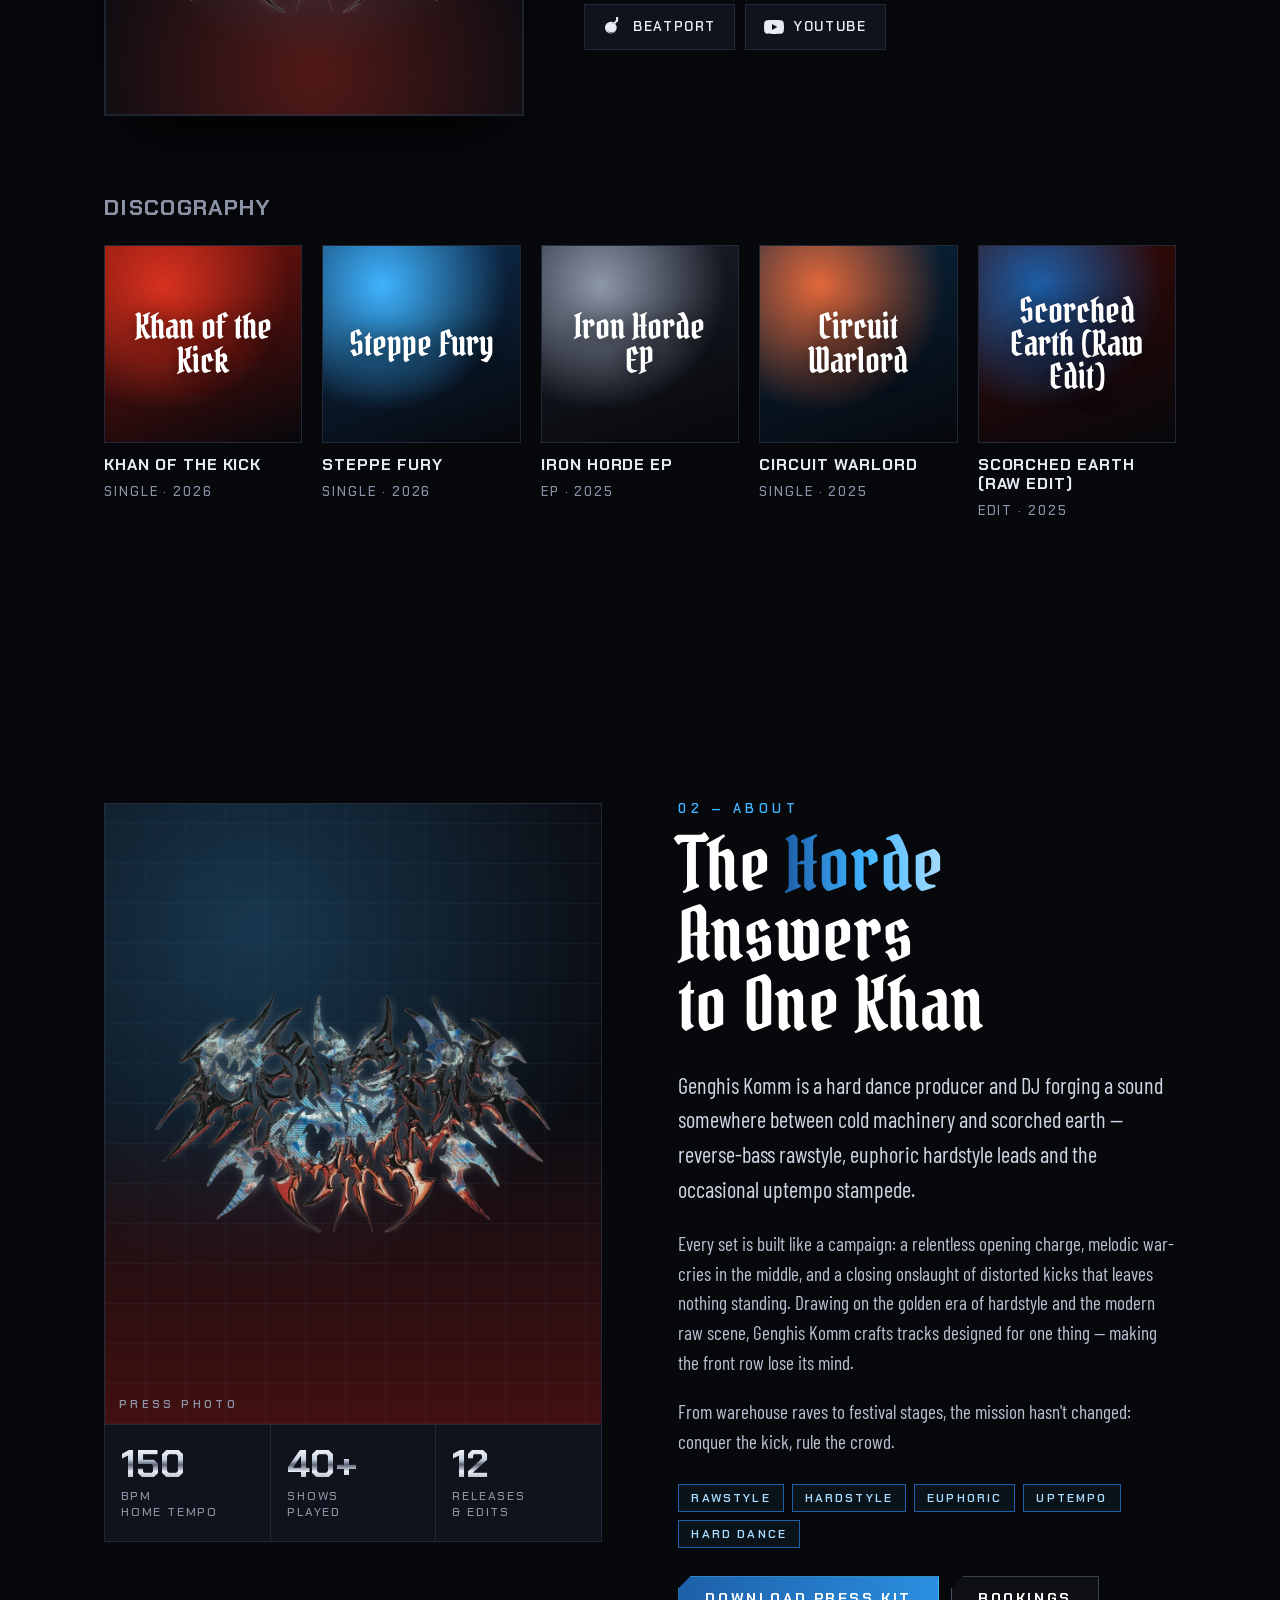
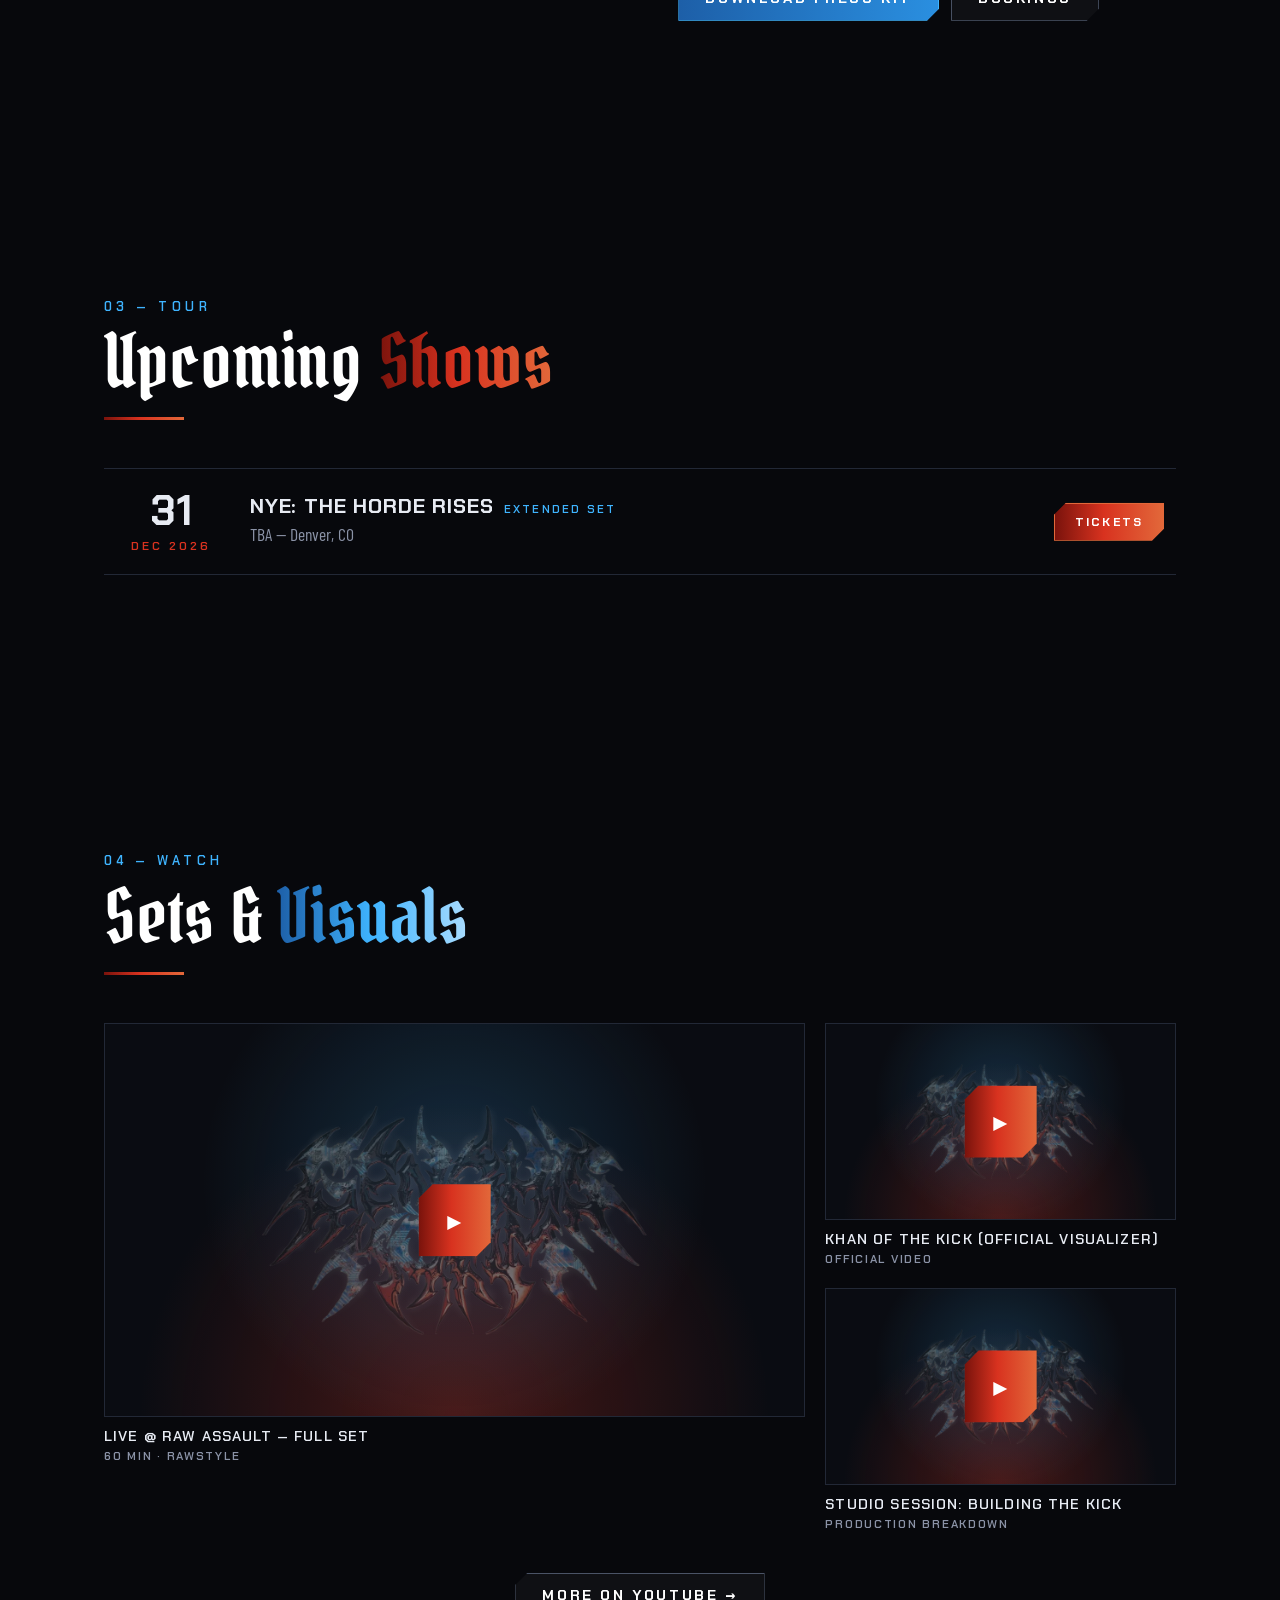
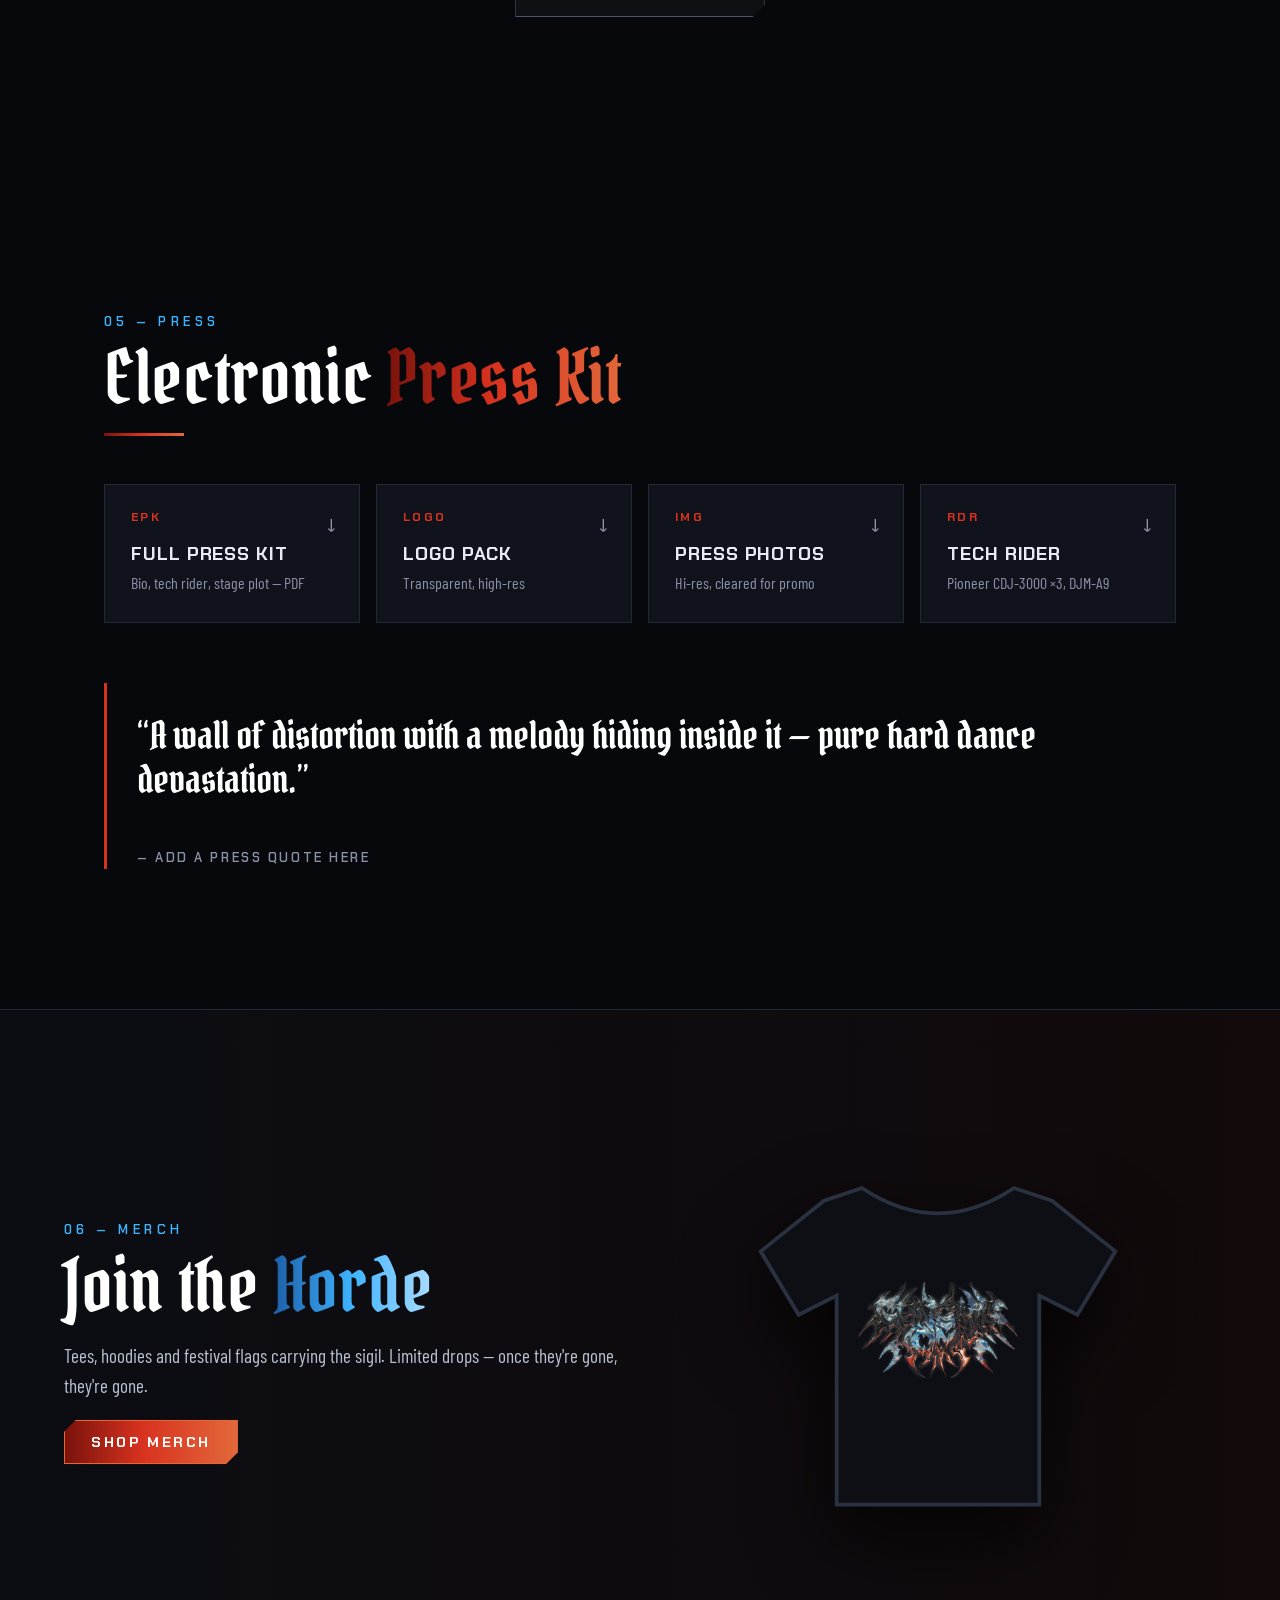
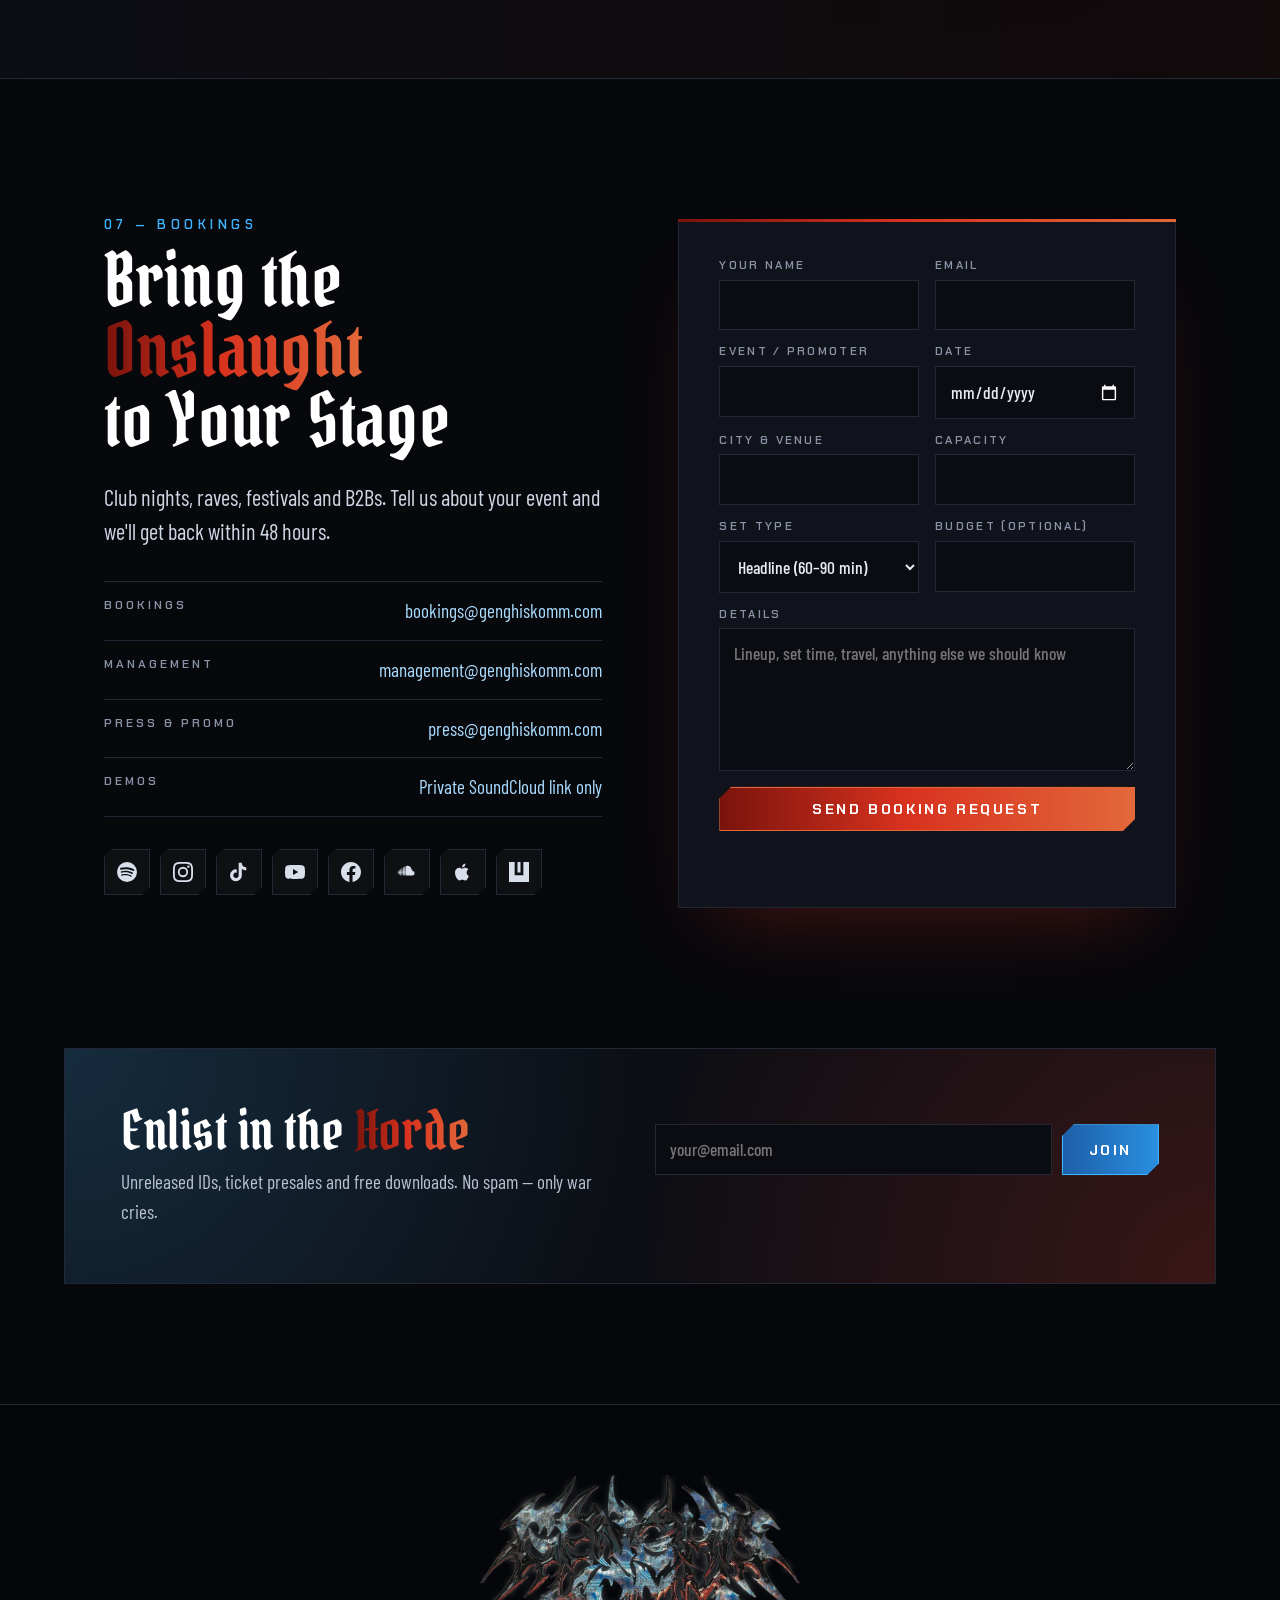
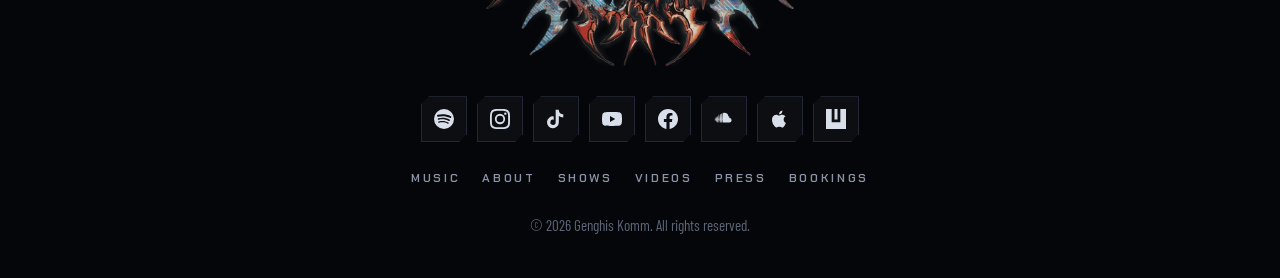
<file: wix/genghis-komm-wix-embed.html>
<!doctype html>
<html lang="en">
<head>
  <meta charset="utf-8">
  <meta name="viewport" content="width=device-width, initial-scale=1">
  <title>Genghis Komm — Hard Dance</title>
  <meta name="description" content="Genghis Komm — hardstyle, rawstyle and hard dance producer & DJ. Music, tour dates, press kit and bookings.">
  <meta name="theme-color" content="#07080c">

  <link rel="preconnect" href="https://fonts.googleapis.com">
  <link rel="preconnect" href="https://fonts.gstatic.com" crossorigin>
  <link href="https://fonts.googleapis.com/css2?family=Chakra+Petch:wght@400;500;600;700&family=Pirata+One&family=Barlow+Condensed:wght@400;500;600;800&display=swap" rel="stylesheet">
  <style>
/* ==========================================================================
   GENGHIS KOMM — hard dance artist site
   Palette pulled from the logo: black chrome, circuit-ice blue, blood copper.
   ========================================================================== */

:root {
  --bg: #07080c;
  --bg-2: #0c0e14;
  --panel: #10131b;
  --line: #222836;
  --text: #e7ebf3;
  --muted: #8b93a7;

  --blue: #3fb4ff;
  --blue-deep: #1d5fa8;
  --ice: #a9dcff;
  --red: #d8321f;
  --copper: #e2683a;
  --blood: #7a130c;

  --chrome: linear-gradient(180deg, #ffffff 0%, #c9d3e3 38%, #5b6475 52%, #e8edf5 70%, #8d97aa 100%);
  --fire: linear-gradient(90deg, var(--blood), var(--red) 45%, var(--copper));
  --ice-grad: linear-gradient(90deg, var(--blue-deep), var(--blue) 50%, var(--ice));

  --display: "Pirata One", "UnifrakturCook", serif;
  --ui: "Chakra Petch", system-ui, sans-serif;
  --body: "Barlow Condensed", "Chakra Petch", system-ui, sans-serif;

  --pad: clamp(16px, 5vw, 64px);
  --max: 1200px;
  --radius: 4px;
  --bpm: .4s; /* 150 BPM */
}

*, *::before, *::after { box-sizing: border-box; }
html { overflow-x: clip; scroll-behavior: smooth; scroll-padding-top: 72px; }
body {
  margin: 0;
  background: var(--bg);
  color: var(--text);
  font: 400 1.2rem/1.55 var(--body);
  -webkit-font-smoothing: antialiased;
  overflow-x: hidden;
}
img { max-width: 100%; display: block; }
a { color: inherit; }
::selection { background: var(--red); color: #fff; }
:focus-visible { outline: 2px solid var(--blue); outline-offset: 3px; }

.sr-only { position: absolute; width: 1px; height: 1px; overflow: hidden; clip: rect(0 0 0 0); white-space: nowrap; }
.red { color: var(--red); background: var(--fire); -webkit-background-clip: text; background-clip: text; -webkit-text-fill-color: transparent; }
.blue { color: var(--blue); background: var(--ice-grad); -webkit-background-clip: text; background-clip: text; -webkit-text-fill-color: transparent; }
.center { text-align: center; }

/* ---------- ambient fx ---------- */
.fx-noise, .fx-scan { position: fixed; inset: 0; pointer-events: none; z-index: 100; }
.fx-noise {
  opacity: .06;
  background-image: url("data:image/svg+xml,%3Csvg xmlns='http://www.w3.org/2000/svg' width='160' height='160'%3E%3Cfilter id='n'%3E%3CfeTurbulence type='fractalNoise' baseFrequency='.9' numOctaves='3' stitchTiles='stitch'/%3E%3C/filter%3E%3Crect width='100%25' height='100%25' filter='url(%23n)'/%3E%3C/svg%3E");
}
.fx-scan {
  opacity: .25;
  background: repeating-linear-gradient(0deg, rgba(0,0,0,.35) 0 1px, transparent 1px 3px);
  mix-blend-mode: multiply;
}

/* ---------- type ---------- */
h1, h2, h3 { margin: 0; line-height: 1; }
h2 {
  font: 400 clamp(2.6rem, 6vw, 4.6rem)/0.95 var(--display);
  letter-spacing: .01em;
  color: #fff;
}
h3 { font: 700 1.4rem/1.1 var(--ui); text-transform: uppercase; letter-spacing: .06em; }
.eyebrow {
  font: 600 .8rem/1 var(--ui);
  letter-spacing: .35em;
  text-transform: uppercase;
  color: var(--blue);
  margin: 0 0 14px;
}
.lead { font-size: 1.4rem; color: #cfd6e4; }
p { margin: 0 0 1em; color: #b9c1d1; }

/* ---------- buttons ---------- */
.btn {
  --c: var(--red);
  position: relative;
  display: inline-flex; align-items: center; justify-content: center; gap: .5em;
  padding: 14px 26px;
  font: 700 .9rem/1 var(--ui);
  letter-spacing: .18em;
  text-transform: uppercase;
  text-decoration: none;
  color: #fff;
  border: 1px solid var(--c);
  background: transparent;
  cursor: pointer;
  clip-path: polygon(12px 0, 100% 0, 100% calc(100% - 12px), calc(100% - 12px) 100%, 0 100%, 0 12px);
  transition: transform .15s, box-shadow .2s, background .2s;
}
.btn:hover { transform: translateY(-2px); }
.btn--red { background: var(--fire); border-color: var(--copper); box-shadow: 0 0 30px -8px var(--red); }
.btn--red:hover { box-shadow: 0 0 40px -4px var(--red); }
.btn--blue { --c: var(--blue); background: linear-gradient(90deg, var(--blue-deep), #2a8fe0); box-shadow: 0 0 30px -8px var(--blue); }
.btn--ghost { --c: #4a5366; background: rgba(255,255,255,.03); }
.btn--ghost:hover { --c: var(--blue); background: rgba(63,180,255,.08); }
.btn--block { width: 100%; }

/* ---------- nav ---------- */
.nav {
  position: fixed; inset: 0 0 auto; z-index: 50;
  display: flex; align-items: center; justify-content: space-between;
  padding: 12px var(--pad);
  transition: background .3s, border-color .3s;
  border-bottom: 1px solid transparent;
}
.nav.is-scrolled { background: rgba(7,8,12,.85); backdrop-filter: blur(12px); border-color: var(--line); }
.nav__brand { display: flex; align-items: center; gap: 12px; text-decoration: none; }
.nav__brand img { width: 56px; height: auto; filter: drop-shadow(0 0 8px rgba(63,180,255,.35)); }
.nav__brand span { font: 700 .95rem/1 var(--ui); letter-spacing: .3em; }
.nav__menu { display: flex; align-items: center; gap: clamp(14px, 2.4vw, 30px); }
.nav__menu a {
  font: 600 .8rem/1 var(--ui); letter-spacing: .2em; text-transform: uppercase;
  text-decoration: none; color: #c6cddb; position: relative; padding: 6px 0;
}
.nav__menu a:not(.nav__cta)::after {
  content: ""; position: absolute; left: 0; right: 100%; bottom: 0; height: 2px;
  background: var(--fire); transition: right .25s;
}
.nav__menu a:hover::after, .nav__menu a.is-active::after { right: 0; }
.nav__menu a:hover, .nav__menu a.is-active { color: #fff; }
.nav__cta { padding: 10px 16px !important; border: 1px solid var(--red); background: rgba(216,50,31,.12); }
.nav__cta:hover { background: var(--red); }
.nav__toggle { display: none; background: none; border: 0; width: 40px; height: 40px; padding: 8px; cursor: pointer; }
.nav__toggle span { display: block; height: 2px; background: #fff; margin: 5px 0; transition: transform .25s, opacity .25s; }

@media (max-width: 880px) {
  .nav__brand span { display: none; }
  .nav__toggle { display: block; position: relative; z-index: 2; }
  .nav__menu {
    position: fixed; inset: 0; flex-direction: column; justify-content: center; gap: 28px;
    background: rgba(7,8,12,.97); backdrop-filter: blur(10px);
    opacity: 0; pointer-events: none; transition: opacity .25s;
  }
  .nav__menu a { font-size: 1.1rem; }
  .nav.is-open .nav__menu { opacity: 1; pointer-events: auto; }
  .nav.is-open .nav__toggle span:nth-child(1) { transform: translateY(7px) rotate(45deg); }
  .nav.is-open .nav__toggle span:nth-child(2) { opacity: 0; }
  .nav.is-open .nav__toggle span:nth-child(3) { transform: translateY(-7px) rotate(-45deg); }
}

/* ---------- hero ---------- */
.hero {
  position: relative;
  min-height: 100svh;
  display: grid; place-items: center;
  padding: 110px var(--pad) 90px;
  overflow: hidden;
  background:
    radial-gradient(ellipse 60% 45% at 50% 42%, rgba(29,95,168,.35), transparent 70%),
    radial-gradient(ellipse 50% 35% at 50% 78%, rgba(216,50,31,.28), transparent 70%),
    var(--bg);
}
.hero__circuit { position: absolute; inset: 0; width: 100%; height: 100%; opacity: .7; }
.hero__pulses path { stroke-dasharray: 120 900; animation: trace 4s linear infinite; }
.hero__pulses path:nth-child(2) { animation-delay: -1s; }
.hero__pulses path:nth-child(3) { animation-delay: -2s; }
.hero__pulses path:nth-child(4) { animation-delay: -3s; }
@keyframes trace { from { stroke-dashoffset: 1020; } to { stroke-dashoffset: 0; } }

.hero__glow {
  position: absolute; left: 50%; top: 45%; width: min(900px, 120vw); aspect-ratio: 1;
  transform: translate(-50%, -50%);
  background: radial-gradient(circle, rgba(63,180,255,.18), transparent 60%);
  animation: beat var(--bpm) ease-out infinite;
  pointer-events: none;
}
@keyframes beat { 0% { opacity: 1; transform: translate(-50%,-50%) scale(1.04); } 100% { opacity: .55; transform: translate(-50%,-50%) scale(1); } }

.hero__inner { position: relative; z-index: 2; text-align: center; width: 100%; max-width: 1000px; }
.hero__logo { margin: 0 auto; perspective: 900px; }
.hero__logo img {
  width: min(900px, 100%); height: auto; margin: 0 auto;
  filter: drop-shadow(0 0 40px rgba(63,180,255,.25)) drop-shadow(0 20px 40px rgba(0,0,0,.8));
  transform: rotateX(var(--rx, 0deg)) rotateY(var(--ry, 0deg));
  transition: transform .2s ease-out;
  animation: logo-in 1.2s cubic-bezier(.2,.9,.2,1) both, kick var(--bpm) 1.2s ease-out infinite;
}
@keyframes logo-in { from { opacity: 0; transform: scale(1.25); filter: blur(12px) brightness(3); } }
@keyframes kick { 0% { scale: 1.015; } 30% { scale: 1; } }
.hero__logo img.glitch { animation: glitch .35s steps(2) 1; }
@keyframes glitch {
  0%   { clip-path: inset(10% 0 60% 0); translate: -8px 0; filter: hue-rotate(40deg) drop-shadow(4px 0 0 var(--red)); }
  25%  { clip-path: inset(50% 0 20% 0); translate: 8px 0; filter: drop-shadow(-4px 0 0 var(--blue)); }
  50%  { clip-path: inset(30% 0 40% 0); translate: -4px 0; }
  75%  { clip-path: inset(70% 0 5% 0); translate: 6px 0; }
  100% { clip-path: inset(0); translate: 0; }
}

.hero__tag {
  margin: 10px 0 30px;
  font: 400 clamp(1.8rem, 4.2vw, 3rem)/1 var(--display);
  color: #fff;
  animation: fade-up .8s .6s both;
}
.hero__ctas { display: flex; flex-wrap: wrap; gap: 14px; justify-content: center; animation: fade-up .8s .8s both; }
.socials--hero { justify-content: center; margin-top: 34px; animation: fade-up .8s 1s both; }
@keyframes fade-up { from { opacity: 0; transform: translateY(20px); } }

.hero__scroll { position: absolute; bottom: 24px; left: 50%; translate: -50% 0; width: 26px; height: 42px; border: 2px solid #4a5366; border-radius: 14px; z-index: 2; }
.hero__scroll span { position: absolute; top: 8px; left: 50%; width: 4px; height: 8px; margin-left: -2px; border-radius: 2px; background: var(--red); animation: scroll 1.6s infinite; }
@keyframes scroll { 0% { opacity: 0; transform: translateY(0); } 40% { opacity: 1; } 100% { opacity: 0; transform: translateY(14px); } }

/* ---------- socials ---------- */
.socials { list-style: none; display: flex; flex-wrap: wrap; gap: 10px; margin: 0; padding: 0; }
.socials a {
  display: grid; place-items: center; width: 46px; height: 46px;
  border: 1px solid var(--line); background: rgba(255,255,255,.03); color: #d8deea;
  clip-path: polygon(8px 0, 100% 0, 100% calc(100% - 8px), calc(100% - 8px) 100%, 0 100%, 0 8px);
  transition: color .2s, background .2s, border-color .2s, transform .2s;
}
.socials a:hover { color: #fff; transform: translateY(-3px); border-color: var(--brand, var(--blue)); background: var(--brand, var(--blue)); }
.socials svg { width: 20px; height: 20px; }

/* ---------- ticker ---------- */
.ticker { overflow: hidden; background: var(--fire); border-block: 1px solid var(--copper); transform: rotate(-1.2deg) scale(1.02); margin: -10px 0 0; position: relative; z-index: 3; }
.ticker__track { display: flex; width: max-content; animation: marquee 22s linear infinite; }
.ticker span, .ticker i { font: 800 1.5rem/1 var(--body); padding: 14px 18px; letter-spacing: .12em; color: #fff; font-style: normal; white-space: nowrap; }
.ticker i { color: #1b0402; }
@keyframes marquee { to { transform: translateX(-50%); } }

/* ---------- sections ---------- */
.section { position: relative; max-width: var(--max); margin: 0 auto; padding: clamp(80px, 12vw, 140px) var(--pad); }
.section__head { margin-bottom: 48px; }
.section__head::after { content: ""; display: block; width: 80px; height: 3px; margin-top: 20px; background: var(--fire); }
.section--split { display: grid; grid-template-columns: 1fr 1fr; gap: clamp(32px, 6vw, 80px); align-items: start; }
@media (max-width: 880px) { .section--split { grid-template-columns: 1fr; } }
.subhead { margin: 80px 0 24px; color: var(--muted); }

[data-reveal] { opacity: 0; transform: translateY(30px); transition: opacity .8s, transform .8s cubic-bezier(.2,.9,.2,1); }
[data-reveal].is-in { opacity: 1; transform: none; }

/* ---------- release ---------- */
.release { display: grid; grid-template-columns: minmax(0, 420px) 1fr; gap: clamp(28px, 5vw, 60px); align-items: center; }
@media (max-width: 800px) { .release { grid-template-columns: 1fr; } }
.release__art { position: relative; }
.art-frame {
  aspect-ratio: 1; display: grid; place-items: center; padding: 30px;
  background:
    radial-gradient(circle at 50% 40%, rgba(63,180,255,.25), transparent 60%),
    radial-gradient(circle at 50% 90%, rgba(216,50,31,.35), transparent 55%),
    #0a0c12;
  border: 1px solid var(--line);
  box-shadow: 0 30px 60px -20px #000, 0 0 0 1px rgba(63,180,255,.1) inset;
}
.art-frame img { width: 100%; height: 100%; object-fit: contain; }
.badge { position: absolute; top: 16px; left: -8px; background: var(--red); color: #fff; font: 700 .75rem/1 var(--ui); letter-spacing: .25em; text-transform: uppercase; padding: 8px 12px; }
.release__title { font: 400 clamp(2.4rem, 5vw, 3.8rem)/1 var(--display); text-transform: none; letter-spacing: 0; margin-bottom: 8px; }
.release__meta { font: 600 .85rem/1 var(--ui); letter-spacing: .2em; text-transform: uppercase; color: var(--blue); margin-bottom: 20px; }

.embed { margin: 24px 0; }
.embed iframe { width: 100%; border: 0; border-radius: 12px; }

.dsp { display: flex; flex-wrap: wrap; gap: 10px; margin-top: 24px; }
.dsp__btn {
  display: inline-flex; align-items: center; gap: 10px; padding: 12px 18px;
  font: 600 .85rem/1 var(--ui); letter-spacing: .12em; text-transform: uppercase; text-decoration: none;
  border: 1px solid var(--line); background: var(--panel); transition: border-color .2s, background .2s, transform .2s;
}
.dsp__btn svg { width: 20px; height: 20px; }
.dsp__btn:hover { border-color: var(--blue); transform: translateY(-2px); }
.dsp__btn--spotify { border-color: #1db954; }
.dsp__btn--spotify svg { color: #1db954; }
.dsp__btn--spotify:hover { background: #1db954; color: #000; border-color: #1db954; }
.dsp__btn--spotify:hover svg { color: #000; }

/* ---------- discography ---------- */
.disco { display: grid; grid-template-columns: repeat(auto-fill, minmax(180px, 1fr)); gap: 20px; }
.disc { position: relative; text-decoration: none; display: block; }
.disc__cover {
  aspect-ratio: 1; position: relative; overflow: hidden;
  display: grid; place-items: center; border: 1px solid var(--line);
  background: var(--panel);
}
.disc__cover img { width: 100%; height: 100%; object-fit: cover; transition: transform .5s; }
.disc__cover--gen { background: var(--gen, var(--panel)); }
.disc__cover--gen span {
  font: 400 2.2rem/0.95 var(--display); text-align: center; padding: 18px; color: #fff;
  text-shadow: 0 2px 20px rgba(0,0,0,.6);
}
.disc__cover::after {
  content: "▶"; position: absolute; inset: 0; display: grid; place-items: center;
  font-size: 2.4rem; color: #fff; background: rgba(7,8,12,.6); opacity: 0; transition: opacity .25s;
}
.disc:hover .disc__cover::after { opacity: 1; }
.disc:hover .disc__cover img { transform: scale(1.06); }
.disc b { display: block; margin-top: 12px; font: 700 1rem/1.2 var(--ui); letter-spacing: .06em; text-transform: uppercase; }
.disc small { color: var(--muted); font: 500 .8rem/1 var(--ui); letter-spacing: .15em; text-transform: uppercase; }

/* ---------- about ---------- */
.about__photo {
  position: relative; aspect-ratio: 4/5; overflow: hidden; display: grid; place-items: center;
  background:
    linear-gradient(180deg, transparent 50%, rgba(122,19,12,.5)),
    radial-gradient(circle at 30% 20%, rgba(63,180,255,.25), transparent 60%),
    #0b0d13;
  border: 1px solid var(--line);
}
.about__photo::before {
  content: ""; position: absolute; inset: 0;
  background: repeating-linear-gradient(90deg, rgba(63,180,255,.05) 0 1px, transparent 1px 40px), repeating-linear-gradient(0deg, rgba(63,180,255,.05) 0 1px, transparent 1px 40px);
}
.about__photo > img:not(.about__mark) { position: absolute; inset: 0; width: 100%; height: 100%; object-fit: cover; }
.about__mark { width: 80%; opacity: .9; }
.about__photo-label { position: absolute; bottom: 14px; left: 14px; font: 600 .7rem/1 var(--ui); letter-spacing: .3em; text-transform: uppercase; color: var(--muted); }
.stats { display: grid; grid-template-columns: repeat(3, 1fr); margin-top: -1px; border: 1px solid var(--line); }
.stat { padding: 20px 16px; background: var(--panel); }
.stat + .stat { border-left: 1px solid var(--line); }
.stat b { display: block; font: 700 2.4rem/1 var(--ui); background: var(--chrome); -webkit-background-clip: text; background-clip: text; -webkit-text-fill-color: transparent; }
.stat span { display: block; margin-top: 6px; font: 500 .75rem/1.3 var(--ui); letter-spacing: .15em; text-transform: uppercase; color: var(--muted); }
.about__copy h2 { margin-bottom: 28px; }
.tags { display: flex; flex-wrap: wrap; gap: 8px; margin: 28px 0; }
.tags span { padding: 7px 12px; border: 1px solid var(--blue-deep); color: var(--ice); font: 600 .75rem/1 var(--ui); letter-spacing: .18em; text-transform: uppercase; background: rgba(63,180,255,.06); }
.about__ctas { display: flex; flex-wrap: wrap; gap: 12px; }

/* ---------- shows ---------- */
.shows { list-style: none; margin: 0; padding: 0; border-top: 1px solid var(--line); }
.show {
  display: grid; grid-template-columns: 110px 1fr auto; gap: 24px; align-items: center;
  padding: 22px 12px; border-bottom: 1px solid var(--line);
  transition: background .2s;
}
.show:hover { background: linear-gradient(90deg, rgba(216,50,31,.1), transparent 70%); }
.show__date { text-align: center; line-height: 1; }
.show__date b { display: block; font: 700 2.6rem/1 var(--ui); }
.show__date span { font: 600 .75rem/1 var(--ui); letter-spacing: .25em; text-transform: uppercase; color: var(--red); }
.show__info b { display: block; font: 700 1.3rem/1.2 var(--ui); text-transform: uppercase; letter-spacing: .04em; }
.show__info span { color: var(--muted); font-size: 1.1rem; }
.show__info em { font-style: normal; color: var(--blue); font: 600 .7rem/1 var(--ui); letter-spacing: .2em; text-transform: uppercase; margin-left: 10px; }
.show .btn { padding: 12px 20px; font-size: .75rem; }
.show--soldout .btn { --c: #3a4152; color: var(--muted); pointer-events: none; background: none; box-shadow: none; }
@media (max-width: 640px) {
  .show { grid-template-columns: 70px 1fr; gap: 14px; }
  .show__date b { font-size: 2rem; }
  .show .btn { grid-column: 1 / -1; }
}
.shows__empty { padding: 40px 0; text-align: center; font-size: 1.3rem; }

/* ---------- videos ---------- */
.videos { display: grid; grid-template-columns: 2fr 1fr; grid-auto-rows: auto; gap: 20px; margin-bottom: 40px; }
.videos > :first-child { grid-row: span 2; }
@media (max-width: 800px) { .videos { grid-template-columns: 1fr; } .videos > :first-child { grid-row: auto; } }
.video { position: relative; }
.video__frame {
  position: relative; aspect-ratio: 16/9; overflow: hidden; border: 1px solid var(--line); cursor: pointer;
  background: radial-gradient(circle at 50% 40%, rgba(63,180,255,.2), transparent 60%), radial-gradient(circle at 50% 100%, rgba(216,50,31,.3), transparent 60%), #0a0c12;
  display: grid; place-items: center; width: 100%; padding: 0; color: inherit;
}
.video__frame img.thumb { position: absolute; inset: 0; width: 100%; height: 100%; object-fit: cover; opacity: .75; transition: opacity .3s, transform .5s; }
.video__frame img.mark { width: 55%; opacity: .35; }
.video__frame:hover img.thumb { opacity: 1; transform: scale(1.04); }
.video__play {
  position: absolute; width: 72px; height: 72px; display: grid; place-items: center;
  background: var(--fire); clip-path: polygon(14px 0, 100% 0, 100% calc(100% - 14px), calc(100% - 14px) 100%, 0 100%, 0 14px);
  font-size: 1.5rem; color: #fff; box-shadow: 0 0 40px var(--red); transition: transform .2s;
}
.video__frame:hover .video__play { transform: scale(1.1); }
.video__frame iframe { position: absolute; inset: 0; width: 100%; height: 100%; border: 0; }
.video figcaption { margin-top: 10px; font: 600 .9rem/1.3 var(--ui); letter-spacing: .08em; text-transform: uppercase; }
.video figcaption small { display: block; color: var(--muted); letter-spacing: .15em; font-size: .72rem; margin-top: 4px; }

/* ---------- press ---------- */
.press { display: grid; grid-template-columns: repeat(auto-fit, minmax(230px, 1fr)); gap: 16px; }
.press__card {
  display: flex; flex-direction: column; gap: 6px; padding: 26px; text-decoration: none;
  background: var(--panel); border: 1px solid var(--line); position: relative; overflow: hidden;
  transition: border-color .2s, transform .2s;
}
.press__card::after { content: "↓"; position: absolute; top: 22px; right: 24px; color: var(--muted); font-size: 1.3rem; transition: color .2s, transform .2s; }
.press__card:hover { border-color: var(--blue); transform: translateY(-3px); }
.press__card:hover::after { color: var(--blue); transform: translateY(3px); }
.press__icon { font: 700 .75rem/1 var(--ui); letter-spacing: .2em; color: var(--red); margin-bottom: 14px; }
.press__card b { font: 700 1.15rem/1.2 var(--ui); text-transform: uppercase; letter-spacing: .05em; }
.press__card small { color: var(--muted); font-size: 1rem; }
.quote { margin: 60px 0 0; padding: 30px 0 0 30px; border-left: 3px solid var(--red); }
.quote p { font: 400 clamp(1.6rem, 3.4vw, 2.4rem)/1.15 var(--display); color: #fff; }
.quote cite { font: 600 .8rem/1 var(--ui); letter-spacing: .2em; text-transform: uppercase; color: var(--muted); font-style: normal; }

/* ---------- merch ---------- */
.section--merch { max-width: none; background: linear-gradient(90deg, #0b0d13, #120a0b); border-block: 1px solid var(--line); }
.merch { max-width: var(--max); margin: 0 auto; display: grid; grid-template-columns: 1fr 1fr; gap: 40px; align-items: center; }
.merch h2 { margin-bottom: 20px; }
@media (max-width: 800px) { .merch { grid-template-columns: 1fr; } }
.merch__tee { position: relative; max-width: 380px; margin: 0 auto; width: 100%; }
.merch__tee img { position: absolute; width: 42%; left: 29%; top: 34%; }
.merch__tee svg { width: 100%; filter: drop-shadow(0 30px 40px rgba(0,0,0,.7)); }

/* ---------- bookings ---------- */
.bookings__info h2 { margin-bottom: 24px; }
.contacts { margin: 32px 0; display: grid; gap: 0; border-top: 1px solid var(--line); }
.contacts div { display: flex; justify-content: space-between; gap: 16px; padding: 14px 0; border-bottom: 1px solid var(--line); flex-wrap: wrap; }
.contacts dt { font: 600 .75rem/1.6 var(--ui); letter-spacing: .25em; text-transform: uppercase; color: var(--muted); }
.contacts dd { margin: 0; }
.contacts a { text-decoration: none; color: var(--ice); word-break: break-all; }
.contacts a:hover { color: #fff; text-decoration: underline; }

.form {
  padding: clamp(22px, 4vw, 40px); background: var(--panel); border: 1px solid var(--line); position: relative;
  box-shadow: 0 40px 80px -40px rgba(216,50,31,.35);
}
.form::before { content: ""; position: absolute; inset: -1px -1px auto; height: 3px; background: var(--fire); }
.form__row { display: grid; grid-template-columns: 1fr 1fr; gap: 16px; }
@media (max-width: 520px) { .form__row { grid-template-columns: 1fr; } }
.form label { display: block; margin-bottom: 16px; font: 600 .72rem/1 var(--ui); letter-spacing: .2em; text-transform: uppercase; color: var(--muted); }
.form input, .form select, .form textarea, .newsletter input {
  display: block; width: 100%; margin-top: 8px; padding: 13px 14px;
  font: 500 1.1rem/1.3 var(--body); color: var(--text);
  background: #0a0c11; border: 1px solid var(--line); border-radius: 0;
  transition: border-color .2s, box-shadow .2s;
  color-scheme: dark;
}
.form textarea { resize: vertical; min-height: 120px; }
.form input:focus, .form select:focus, .form textarea:focus, .newsletter input:focus { outline: none; border-color: var(--blue); box-shadow: 0 0 0 3px rgba(63,180,255,.15); }
.form .is-invalid { border-color: var(--red); }
.form__status { margin: 14px 0 0; min-height: 1.4em; font-size: 1rem; }
.form__status.ok { color: #6fe39a; }
.form__status.err { color: #ff8a7a; }

/* ---------- newsletter ---------- */
.newsletter {
  max-width: var(--max); margin: 0 auto clamp(60px, 10vw, 120px); padding: clamp(28px, 5vw, 56px);
  display: grid; grid-template-columns: 1fr 1fr; gap: 30px; align-items: center;
  background:
    radial-gradient(circle at 0% 0%, rgba(63,180,255,.18), transparent 50%),
    radial-gradient(circle at 100% 100%, rgba(216,50,31,.22), transparent 50%),
    var(--bg-2);
  border: 1px solid var(--line);
  width: calc(100% - 2 * var(--pad));
}
.newsletter h2 { font-size: clamp(2.2rem, 5vw, 3.4rem); margin-bottom: 10px; }
.newsletter p { margin: 0; }
.newsletter__form { display: flex; flex-wrap: wrap; gap: 10px; }
.newsletter__form input { flex: 1 1 220px; margin: 0; }
.newsletter__form .form__status { flex-basis: 100%; }
@media (max-width: 800px) { .newsletter { grid-template-columns: 1fr; } }

/* ---------- footer ---------- */
.footer { text-align: center; padding: 70px var(--pad) 40px; border-top: 1px solid var(--line); background: #050609; }
.footer__logo { width: min(320px, 70%); margin: 0 auto 30px; opacity: .9; }
.footer .socials { justify-content: center; }
.footer__nav { display: flex; flex-wrap: wrap; justify-content: center; gap: 22px; margin: 30px 0; }
.footer__nav a { font: 600 .75rem/1 var(--ui); letter-spacing: .22em; text-transform: uppercase; text-decoration: none; color: var(--muted); }
.footer__nav a:hover { color: #fff; }
.footer__legal { font-size: .95rem; color: #5d6578; margin: 0; }

/* ---------- motion safety ---------- */
@media (prefers-reduced-motion: reduce) {
  *, *::before, *::after { animation: none !important; transition: none !important; }
  html { scroll-behavior: auto; }
  [data-reveal] { opacity: 1; transform: none; }
}

/* ---- Wix embed overrides: the page lives in a fixed-height iframe ---- */
.hero { min-height: 860px; }
.nav { position: absolute; }
@media (max-width: 880px) { .nav__menu { position: absolute; inset: 0 0 auto; height: auto; padding: 90px 0 40px; } }
[data-reveal] { opacity: 1; transform: none; }
</style>
</head>
<body>
  <div class="fx-noise" aria-hidden="true"></div>
  <div class="fx-scan" aria-hidden="true"></div>

  <!-- ============ NAV ============ -->
  <header class="nav" id="top">
    <a class="nav__brand" href="#top" aria-label="Genghis Komm home">
      <img data-logo alt="" width="64" height="38">
      <span>GENGHIS KOMM</span>
    </a>
    <button class="nav__toggle" aria-expanded="false" aria-controls="nav-menu" aria-label="Open menu">
      <span></span><span></span><span></span>
    </button>
    <nav class="nav__menu" id="nav-menu">
      <a href="#music">Music</a>
      <a href="#about">About</a>
      <a href="#shows">Shows</a>
      <a href="#videos">Videos</a>
      <a href="#press">Press Kit</a>
      <a href="#merch">Merch</a>
      <a class="nav__cta" href="#bookings">Bookings</a>
    </nav>
  </header>

  <main>
    <!-- ============ HERO ============ -->
    <section class="hero" aria-label="Genghis Komm">
      <svg class="hero__circuit" aria-hidden="true" viewBox="0 0 1200 800" preserveAspectRatio="xMidYMid slice">
        <defs>
          <linearGradient id="trace" x1="0" x2="1">
            <stop offset="0" stop-color="#3fb4ff" stop-opacity="0"/>
            <stop offset=".5" stop-color="#3fb4ff" stop-opacity=".9"/>
            <stop offset="1" stop-color="#3fb4ff" stop-opacity="0"/>
          </linearGradient>
        </defs>
        <g fill="none" stroke="#1d4f7a" stroke-width="1.5">
          <path d="M0 140 H220 L260 180 H420 L460 140 H600"/>
          <path d="M0 660 H180 L230 610 H380 L420 650 H560"/>
          <path d="M1200 120 H990 L950 160 H800 L760 120 H640"/>
          <path d="M1200 680 H1010 L960 630 H820 L780 670 H660"/>
          <path d="M120 0 V90 L160 130 V260"/>
          <path d="M1080 800 V700 L1040 660 V540"/>
          <path d="M330 800 V720 L370 690 V600"/>
          <path d="M880 0 V80 L840 120 V230"/>
        </g>
        <g class="hero__pulses" fill="none" stroke="url(#trace)" stroke-width="2.5">
          <path d="M0 140 H220 L260 180 H420 L460 140 H600"/>
          <path d="M1200 680 H1010 L960 630 H820 L780 670 H660"/>
          <path d="M1200 120 H990 L950 160 H800 L760 120 H640"/>
          <path d="M0 660 H180 L230 610 H380 L420 650 H560"/>
        </g>
        <g fill="#3fb4ff">
          <circle cx="600" cy="140" r="4"/><circle cx="560" cy="660" r="4"/>
          <circle cx="640" cy="120" r="4"/><circle cx="660" cy="680" r="4"/>
          <circle cx="160" cy="260" r="4"/><circle cx="1040" cy="540" r="4"/>
          <circle cx="370" cy="600" r="4"/><circle cx="840" cy="230" r="4"/>
        </g>
      </svg>

      <div class="hero__glow" aria-hidden="true"></div>

      <div class="hero__inner">
        <p class="eyebrow">Hardstyle · Rawstyle · Hard Dance</p>
        <h1 class="hero__logo">
          <img data-logo alt="Genghis Komm" width="1428" height="856" fetchpriority="high">
        </h1>
        <p class="hero__tag">Conquer the <span class="red">kick</span>. Rule the <span class="blue">crowd</span>.</p>
        <div class="hero__ctas">
          <a class="btn btn--red" href="#music">▶ Listen now</a>
          <a class="btn btn--ghost" href="#bookings">Book Genghis Komm</a>
        </div>
        <ul class="socials socials--hero" aria-label="Social links">
          <!-- Link list is shared with the footer & bookings section; edit URLs in js/main.js → LINKS -->
        </ul>
      </div>

      <a class="hero__scroll" href="#music" aria-label="Scroll to music"><span></span></a>
    </section>

    <!-- ============ TICKER ============ -->
    <div class="ticker" aria-hidden="true">
      <div class="ticker__track">
        <span>RAW KICKS</span><i>✦</i><span>150 BPM</span><i>✦</i><span>HARDSTYLE</span><i>✦</i><span>RAWSTYLE</span><i>✦</i><span>UPTEMPO</span><i>✦</i><span>THE HORDE RISES</span><i>✦</i>
        <span>RAW KICKS</span><i>✦</i><span>150 BPM</span><i>✦</i><span>HARDSTYLE</span><i>✦</i><span>RAWSTYLE</span><i>✦</i><span>UPTEMPO</span><i>✦</i><span>THE HORDE RISES</span><i>✦</i>
      </div>
    </div>

    <!-- ============ MUSIC ============ -->
    <section class="section" id="music">
      <div class="section__head">
        <p class="eyebrow">01 — Music</p>
        <h2>Latest <span class="red">Release</span></h2>
      </div>

      <div class="release">
        <div class="release__art">
          <div class="art-frame">
            <!-- Swap for your cover art: <img src="assets/covers/latest.jpg" alt="..."> -->
            <img data-logo alt="Latest release artwork">
          </div>
          <span class="badge">Out now</span>
        </div>
        <div class="release__info">
          <h3 class="release__title">Khan of the Kick</h3>
          <p class="release__meta">Single · 150 BPM · Rawstyle</p>
          <p>Distorted screeches, a war-drum build and a kick engineered to rattle the barrier. Stream it everywhere.</p>

          <!-- Spotify player: set data-spotify to an embed path like "artist/XXXX", "album/XXXX" or "track/XXXX" -->
          <div class="embed embed--spotify" data-spotify="" hidden></div>

          <div class="dsp" aria-label="Stream on">
            <a class="dsp__btn dsp__btn--spotify" data-link="spotify" href="#" target="_blank" rel="noopener">
              <svg viewBox="0 0 24 24" aria-hidden="true"><use href="#i-spotify"/></svg>Spotify
            </a>
            <a class="dsp__btn" data-link="apple" href="#" target="_blank" rel="noopener">
              <svg viewBox="0 0 24 24" aria-hidden="true"><use href="#i-apple"/></svg>Apple Music
            </a>
            <a class="dsp__btn" data-link="soundcloud" href="#" target="_blank" rel="noopener">
              <svg viewBox="0 0 24 24" aria-hidden="true"><use href="#i-soundcloud"/></svg>SoundCloud
            </a>
            <a class="dsp__btn" data-link="beatport" href="#" target="_blank" rel="noopener">
              <svg viewBox="0 0 24 24" aria-hidden="true"><use href="#i-beatport"/></svg>Beatport
            </a>
            <a class="dsp__btn" data-link="youtube" href="#" target="_blank" rel="noopener">
              <svg viewBox="0 0 24 24" aria-hidden="true"><use href="#i-youtube"/></svg>YouTube
            </a>
          </div>
        </div>
      </div>

      <h3 class="subhead">Discography</h3>
      <div class="disco" id="disco">
        <!-- Rendered from js/main.js → RELEASES -->
      </div>
    </section>

    <!-- ============ ABOUT ============ -->
    <section class="section section--split" id="about">
      <div class="about__visual">
        <div class="about__photo">
          <!-- Replace with a press photo: <img src="assets/press/photo-1.jpg" alt="Genghis Komm performing"> -->
          <img data-logo alt="" class="about__mark">
          <span class="about__photo-label">Press photo</span>
        </div>
        <div class="stats">
          <div class="stat"><b data-count="150">0</b><span>BPM<br>Home tempo</span></div>
          <div class="stat"><b data-count="40" data-suffix="+">0</b><span>Shows<br>played</span></div>
          <div class="stat"><b data-count="12">0</b><span>Releases<br>& edits</span></div>
        </div>
      </div>
      <div class="about__copy">
        <p class="eyebrow">02 — About</p>
        <h2>The <span class="blue">Horde</span> Answers<br>to One Khan</h2>
        <p class="lead">Genghis Komm is a hard dance producer and DJ forging a sound somewhere between cold machinery and scorched earth — reverse-bass rawstyle, euphoric hardstyle leads and the occasional uptempo stampede.</p>
        <p>Every set is built like a campaign: a relentless opening charge, melodic war-cries in the middle, and a closing onslaught of distorted kicks that leaves nothing standing. Drawing on the golden era of hardstyle and the modern raw scene, Genghis Komm crafts tracks designed for one thing — making the front row lose its mind.</p>
        <p>From warehouse raves to festival stages, the mission hasn't changed: conquer the kick, rule the crowd.</p>
        <div class="tags">
          <span>Rawstyle</span><span>Hardstyle</span><span>Euphoric</span><span>Uptempo</span><span>Hard Dance</span>
        </div>
        <div class="about__ctas">
          <a class="btn btn--blue" href="#press">Download press kit</a>
          <a class="btn btn--ghost" href="#bookings">Bookings</a>
        </div>
      </div>
    </section>

    <!-- ============ SHOWS ============ -->
    <section class="section" id="shows">
      <div class="section__head">
        <p class="eyebrow">03 — Tour</p>
        <h2>Upcoming <span class="red">Shows</span></h2>
      </div>
      <ol class="shows" id="shows-list">
        <!-- Rendered from js/main.js → SHOWS -->
      </ol>
      <p class="shows__empty" id="shows-empty" hidden>No dates announced right now — follow on <a data-link="instagram" href="#" target="_blank" rel="noopener">Instagram</a> to hear first, or <a href="#bookings">book a show</a>.</p>
    </section>

    <!-- ============ VIDEOS ============ -->
    <section class="section" id="videos">
      <div class="section__head">
        <p class="eyebrow">04 — Watch</p>
        <h2>Sets &amp; <span class="blue">Visuals</span></h2>
      </div>
      <div class="videos" id="videos-grid">
        <!-- Rendered from js/main.js → VIDEOS (click-to-load YouTube, no tracking until played) -->
      </div>
      <p class="center"><a class="btn btn--ghost" data-link="youtube" href="#" target="_blank" rel="noopener">More on YouTube →</a></p>
    </section>

    <!-- ============ PRESS ============ -->
    <section class="section" id="press">
      <div class="section__head">
        <p class="eyebrow">05 — Press</p>
        <h2>Electronic <span class="red">Press Kit</span></h2>
      </div>
      <div class="press">
        <a class="press__card" href="assets/press/genghis-komm-epk.pdf" download>
          <span class="press__icon">EPK</span>
          <b>Full press kit</b>
          <small>Bio, tech rider, stage plot — PDF</small>
        </a>
        <a class="press__card" href="#" data-logo-href download="genghis-komm-logo.webp">
          <span class="press__icon">LOGO</span>
          <b>Logo pack</b>
          <small>Transparent, high-res</small>
        </a>
        <a class="press__card" href="assets/press/genghis-komm-photos.zip" download>
          <span class="press__icon">IMG</span>
          <b>Press photos</b>
          <small>Hi-res, cleared for promo</small>
        </a>
        <a class="press__card" href="assets/press/genghis-komm-rider.pdf" download>
          <span class="press__icon">RDR</span>
          <b>Tech rider</b>
          <small>Pioneer CDJ-3000 ×3, DJM-A9</small>
        </a>
      </div>
      <blockquote class="quote">
        <p>“A wall of distortion with a melody hiding inside it — pure hard dance devastation.”</p>
        <cite>— Add a press quote here</cite>
      </blockquote>
    </section>

    <!-- ============ MERCH ============ -->
    <section class="section section--merch" id="merch">
      <div class="merch">
        <div>
          <p class="eyebrow">06 — Merch</p>
          <h2>Join the <span class="blue">Horde</span></h2>
          <p>Tees, hoodies and festival flags carrying the sigil. Limited drops — once they're gone, they're gone.</p>
          <a class="btn btn--red" data-link="merch" href="#" target="_blank" rel="noopener">Shop merch</a>
        </div>
        <div class="merch__tee" aria-hidden="true">
          <svg viewBox="0 0 300 300"><path d="M90 30 L60 40 L10 80 L40 130 L70 115 L70 280 L230 280 L230 115 L260 130 L290 80 L240 40 L210 30 Q150 70 90 30 Z" fill="#0d0f15" stroke="#2a3140" stroke-width="3"/></svg>
          <img data-logo alt="">
        </div>
      </div>
    </section>

    <!-- ============ BOOKINGS ============ -->
    <section class="section section--split" id="bookings">
      <div class="bookings__info">
        <p class="eyebrow">07 — Bookings</p>
        <h2>Bring the <span class="red">Onslaught</span><br>to Your Stage</h2>
        <p class="lead">Club nights, raves, festivals and B2Bs. Tell us about your event and we'll get back within 48 hours.</p>
        <dl class="contacts">
          <div><dt>Bookings</dt><dd><a data-email="bookings" href="#"></a></dd></div>
          <div><dt>Management</dt><dd><a data-email="management" href="#"></a></dd></div>
          <div><dt>Press &amp; Promo</dt><dd><a data-email="press" href="#"></a></dd></div>
          <div><dt>Demos</dt><dd><a data-link="soundcloud" href="#" target="_blank" rel="noopener">Private SoundCloud link only</a></dd></div>
        </dl>
        <ul class="socials" aria-label="Social links"></ul>
      </div>

      <form class="form" id="booking-form" novalidate>
        <div class="form__row">
          <label>Your name<input name="name" required autocomplete="name"></label>
          <label>Email<input name="email" type="email" required autocomplete="email"></label>
        </div>
        <div class="form__row">
          <label>Event / promoter<input name="event" required></label>
          <label>Date<input name="date" type="date"></label>
        </div>
        <div class="form__row">
          <label>City &amp; venue<input name="venue"></label>
          <label>Capacity<input name="capacity" inputmode="numeric"></label>
        </div>
        <div class="form__row">
          <label>Set type
            <select name="settype">
              <option>Headline (60–90 min)</option>
              <option>Support (45–60 min)</option>
              <option>Festival slot</option>
              <option>B2B</option>
              <option>Other</option>
            </select>
          </label>
          <label>Budget (optional)<input name="budget"></label>
        </div>
        <label>Details<textarea name="message" rows="5" placeholder="Lineup, set time, travel, anything else we should know"></textarea></label>
        <button class="btn btn--red btn--block" type="submit">Send booking request</button>
        <p class="form__status" role="status" aria-live="polite"></p>
      </form>
    </section>

    <!-- ============ NEWSLETTER ============ -->
    <section class="newsletter">
      <div>
        <h2>Enlist in the <span class="red">Horde</span></h2>
        <p>Unreleased IDs, ticket presales and free downloads. No spam — only war cries.</p>
      </div>
      <form class="newsletter__form" id="newsletter-form">
        <label class="sr-only" for="nl-email">Email address</label>
        <input id="nl-email" type="email" placeholder="your@email.com" required autocomplete="email">
        <button class="btn btn--blue" type="submit">Join</button>
        <p class="form__status" role="status" aria-live="polite"></p>
      </form>
    </section>
  </main>

  <!-- ============ FOOTER ============ -->
  <footer class="footer">
    <img data-logo alt="Genghis Komm" class="footer__logo" loading="lazy">
    <ul class="socials" aria-label="Social links"></ul>
    <nav class="footer__nav">
      <a href="#music">Music</a><a href="#about">About</a><a href="#shows">Shows</a><a href="#videos">Videos</a><a href="#press">Press</a><a href="#bookings">Bookings</a>
    </nav>
    <p class="footer__legal">© <span id="year"></span> Genghis Komm. All rights reserved.</p>
  </footer>

  <!-- ============ ICON SPRITE ============ -->
  <svg width="0" height="0" style="position:absolute" aria-hidden="true">
    <symbol id="i-spotify" viewBox="0 0 24 24"><path fill="currentColor" d="M12 0a12 12 0 1 0 0 24 12 12 0 0 0 0-24Zm5.5 17.3a.75.75 0 0 1-1 .25c-2.8-1.7-6.4-2.1-10.6-1.2a.75.75 0 1 1-.33-1.46c4.6-1 8.6-.6 11.7 1.4.36.2.47.67.25 1Zm1.47-3.26a.94.94 0 0 1-1.3.3c-3.2-2-8.1-2.55-11.9-1.4a.94.94 0 1 1-.54-1.8c4.3-1.3 9.7-.67 13.4 1.6.44.27.58.85.3 1.3Zm.13-3.4C15.2 8.3 8.8 8.1 5.1 9.2a1.13 1.13 0 1 1-.66-2.16c4.2-1.3 11.3-1 15.8 1.66a1.13 1.13 0 0 1-1.16 1.94Z"/></symbol>
    <symbol id="i-instagram" viewBox="0 0 24 24"><path fill="currentColor" d="M12 2.2c3.2 0 3.6 0 4.8.07 3.25.15 4.77 1.7 4.92 4.92.06 1.27.07 1.65.07 4.85s0 3.58-.07 4.85c-.15 3.22-1.66 4.77-4.92 4.92-1.27.06-1.64.07-4.8.07s-3.6 0-4.85-.07c-3.26-.15-4.77-1.7-4.92-4.92C2.2 15.6 2.2 15.2 2.2 12s0-3.58.07-4.85C2.42 3.93 3.94 2.4 7.15 2.27 8.42 2.2 8.8 2.2 12 2.2ZM12 0C8.74 0 8.33 0 7.05.07 2.7.27.27 2.7.07 7.05 0 8.33 0 8.74 0 12s0 3.67.07 4.95c.2 4.36 2.62 6.78 6.98 6.98C8.33 24 8.74 24 12 24s3.67 0 4.95-.07c4.35-.2 6.78-2.62 6.98-6.98.06-1.28.07-1.69.07-4.95s0-3.67-.07-4.95C23.73 2.7 21.3.27 16.95.07 15.67 0 15.26 0 12 0Zm0 5.84a6.16 6.16 0 1 0 0 12.32 6.16 6.16 0 0 0 0-12.32ZM12 16a4 4 0 1 1 0-8 4 4 0 0 1 0 8Zm6.4-11.85a1.44 1.44 0 1 0 0 2.88 1.44 1.44 0 0 0 0-2.88Z"/></symbol>
    <symbol id="i-facebook" viewBox="0 0 24 24"><path fill="currentColor" d="M24 12.07C24 5.4 18.63 0 12 0S0 5.4 0 12.07C0 18.1 4.39 23.1 10.13 24v-8.44H7.08v-3.49h3.05V9.41c0-3.02 1.8-4.7 4.54-4.7 1.31 0 2.68.24 2.68.24v2.97h-1.5c-1.5 0-1.96.93-1.96 1.89v2.26h3.33l-.53 3.5h-2.8V24C19.62 23.1 24 18.1 24 12.07Z"/></symbol>
    <symbol id="i-tiktok" viewBox="0 0 24 24"><path fill="currentColor" d="M19.6 6.3a5.4 5.4 0 0 1-4.2-4.8V1h-3.8v14.9a3.2 3.2 0 1 1-2.3-3.1V8.9a7.1 7.1 0 1 0 6.1 7V8.4a9.1 9.1 0 0 0 5.3 1.7V6.4c-.4 0-.8 0-1.1-.1Z"/></symbol>
    <symbol id="i-youtube" viewBox="0 0 24 24"><path fill="currentColor" d="M23.5 6.2a3 3 0 0 0-2.1-2.1C19.5 3.6 12 3.6 12 3.6s-7.5 0-9.4.5A3 3 0 0 0 .5 6.2 31 31 0 0 0 0 12a31 31 0 0 0 .5 5.8 3 3 0 0 0 2.1 2.1c1.9.5 9.4.5 9.4.5s7.5 0 9.4-.5a3 3 0 0 0 2.1-2.1A31 31 0 0 0 24 12a31 31 0 0 0-.5-5.8ZM9.6 15.6V8.4l6.3 3.6-6.3 3.6Z"/></symbol>
    <symbol id="i-soundcloud" viewBox="0 0 24 24"><path fill="currentColor" d="M1.2 14.4c0 .1.1.2.2.2s.2-.1.2-.2l.3-1.9-.3-2c0-.1-.1-.2-.2-.2s-.2.1-.2.2L1 12.5l.2 1.9Zm1.4 1.1c0 .1.1.2.2.2s.2-.1.2-.2l.4-3-.4-3c0-.1-.1-.2-.2-.2s-.2.1-.2.2l-.3 3 .3 3Zm1.5.3c0 .2.1.3.3.3.1 0 .2-.1.3-.3l.3-3.3-.3-3.5c0-.2-.1-.3-.3-.3-.1 0-.3.1-.3.3l-.3 3.5.3 3.3Zm1.5.1c0 .2.2.3.3.3.2 0 .3-.1.3-.3l.3-3.4-.3-5.3c0-.2-.2-.3-.3-.3-.2 0-.3.1-.3.3l-.3 5.3.3 3.4Zm1.6 0c0 .2.2.4.4.4s.4-.2.4-.4l.3-3.4-.3-5.8c0-.2-.2-.4-.4-.4s-.4.2-.4.4l-.3 5.8.3 3.4Zm1.6 0c0 .2.2.4.4.4s.4-.2.4-.4l.2-3.4-.2-6.6c0-.2-.2-.4-.4-.4s-.4.2-.4.4l-.2 6.6.2 3.4Zm2 .4c.2 0 .5-.2.5-.5l.2-3.3-.2-7c0-.3-.2-.5-.5-.5-.2 0-.4.2-.5.5l-.2 7 .2 3.3c0 .3.2.5.5.5Zm7.6-7.4c-.4 0-.8.1-1.1.2a5 5 0 0 0-5-4.5c-.4 0-.8.1-1.1.2-.2.1-.2.1-.2.3v10.8c0 .2.2.4.4.4h7a2.7 2.7 0 0 0 0-5.4Z"/></symbol>
    <symbol id="i-apple" viewBox="0 0 24 24"><path fill="currentColor" d="M16.4 12.7c0-2.6 2.1-3.8 2.2-3.9a4.8 4.8 0 0 0-3.8-2c-1.6-.2-3.1.9-3.9.9-.8 0-2-.9-3.4-.9a5 5 0 0 0-4.2 2.6c-1.8 3.1-.5 7.7 1.3 10.2.9 1.2 1.9 2.6 3.2 2.6 1.3-.1 1.8-.8 3.3-.8 1.6 0 2 .8 3.4.8s2.3-1.3 3.1-2.5c1-1.4 1.4-2.8 1.4-2.9 0 0-2.7-1-2.7-4.1ZM13.9 5a4.4 4.4 0 0 0 1-3.2 4.6 4.6 0 0 0-3 1.5 4.2 4.2 0 0 0-1 3.1c1.1.1 2.3-.6 3-1.4Z"/></symbol>
    <symbol id="i-beatport" viewBox="0 0 24 24"><path fill="currentColor" d="M14.7 14.1a4.6 4.6 0 1 1-9.1 0 4.6 4.6 0 0 1 9.1 0Zm-4.5-7c1.6 0 3 .5 4.2 1.4l3.8-3.8V0h-2.6v4l-2.7 2.7a7 7 0 1 0 1.9 1.6ZM10.2 18.7a4.6 4.6 0 1 0 0-9.2 4.6 4.6 0 0 0 0 9.2Z"/></symbol>
    <symbol id="i-bandsintown" viewBox="0 0 24 24"><path fill="currentColor" d="M6.8 0v16h10.4V0H24v24H0V0h6.8Zm3.4 0h3.6v12.6h-3.6V0Z"/></symbol>
    <symbol id="i-x" viewBox="0 0 24 24"><path fill="currentColor" d="M18.2 2h3.4l-7.4 8.5L23 22h-6.8l-5.3-7-6.1 7H1.4l7.9-9.1L1 2h7l4.8 6.4L18.2 2Zm-1.2 18h1.9L7.1 3.9H5.1L17 20Z"/></symbol>
  </svg>

  <script>
// Logo: paste a Wix Media image URL here to make this code much shorter.
const LOGO_SRC = "[data-uri]";
document.querySelectorAll("img[data-logo]").forEach((i) => { i.src = LOGO_SRC; });
document.querySelectorAll("a[data-logo-href]").forEach((a) => { a.href = LOGO_SRC; });
/* ==========================================================================
   GENGHIS KOMM — site content & behaviour
   Everything you'll want to edit lives in the CONFIG block below.
   ========================================================================== */

// ---------------------------------------------------------------- CONFIG --

// Social / streaming profiles. Any link left empty is hidden automatically.
const LINKS = {
  spotify:    "https://open.spotify.com/artist/REPLACE_WITH_SPOTIFY_ARTIST_ID",
  instagram:  "https://www.instagram.com/genghiskomm",
  tiktok:     "https://www.tiktok.com/@genghiskomm",
  youtube:    "https://www.youtube.com/@genghiskomm",
  facebook:   "https://www.facebook.com/genghiskomm",
  soundcloud: "https://soundcloud.com/genghiskomm",
  apple:      "https://music.apple.com/",            // Apple Music artist page
  beatport:   "https://www.beatport.com/",           // Beatport artist page
  bandsintown:"https://www.bandsintown.com/",        // Bandsintown artist page
  x:          "",                                    // e.g. https://x.com/genghiskomm
  merch:      "",                                    // store URL — button falls back to #bookings
};

// Order + styling of the social icon rows (hero, bookings, footer).
const SOCIAL_ORDER = [
  ["spotify",     "Spotify",     "#1db954"],
  ["instagram",   "Instagram",   "#e1306c"],
  ["tiktok",      "TikTok",      "#ff0050"],
  ["youtube",     "YouTube",     "#ff0000"],
  ["facebook",    "Facebook",    "#1877f2"],
  ["soundcloud",  "SoundCloud",  "#ff5500"],
  ["apple",       "Apple Music", "#fa2d48"],
  ["bandsintown", "Bandsintown", "#00cec8"],
  ["x",           "X",           "#444"],
];

// Contact addresses.
const EMAILS = {
  bookings:   "bookings@genghiskomm.com",
  management: "management@genghiskomm.com",
  press:      "press@genghiskomm.com",
  newsletter: "news@genghiskomm.com",
};

// Optional form backends (e.g. https://formspree.io/f/xxxxxx). When empty,
// the booking form opens a pre-filled email to EMAILS.bookings instead.
const BOOKING_ENDPOINT = "";
const NEWSLETTER_ENDPOINT = "";

// Spotify player on the "Latest Release" block, e.g. "artist/4Z8W4fKeB5YxbusRsdQVPb"
// or "track/…" / "album/…". Leave empty to hide the embed.
const SPOTIFY_EMBED = "";

// Discography. `cover` is optional — without it a styled tile is generated.
const RELEASES = [
  { title: "Khan of the Kick",   type: "Single", year: 2026, url: LINKS.spotify, colors: ["#7a130c", "#d8321f"] },
  { title: "Steppe Fury",        type: "Single", year: 2026, url: LINKS.spotify, colors: ["#0d2e52", "#3fb4ff"] },
  { title: "Iron Horde EP",      type: "EP",     year: 2025, url: LINKS.spotify, colors: ["#1b1f2a", "#8d97aa"] },
  { title: "Circuit Warlord",    type: "Single", year: 2025, url: LINKS.spotify, colors: ["#08263f", "#e2683a"] },
  { title: "Scorched Earth (Raw Edit)", type: "Edit", year: 2025, url: LINKS.soundcloud, colors: ["#3a0906", "#1d5fa8"] },
];

// Upcoming shows — EXAMPLE DATA, replace with real dates (or empty the array
// to show the "no dates announced" message). Dates are YYYY-MM-DD.
const SHOWS = [
  { date: "2026-10-17", event: "Raw Assault",          venue: "Warehouse 9",        city: "Chicago, IL",     tickets: "#", note: "Headline" },
  { date: "2026-11-07", event: "Hard Dance Nation",    venue: "The Foundry",        city: "Los Angeles, CA", tickets: "#" },
  { date: "2026-11-28", event: "Kick Cathedral",       venue: "Terminal 5",         city: "New York, NY",    tickets: "#", soldOut: true },
  { date: "2026-12-31", event: "NYE: The Horde Rises", venue: "TBA",                city: "Denver, CO",      tickets: "#", note: "Extended set" },
];

// Videos. `id` is the YouTube video ID (youtube.com/watch?v=ID). Leave id
// empty to show a placeholder tile that links to the channel.
const VIDEOS = [
  { id: "", title: "Live @ Raw Assault — Full Set", sub: "60 min · Rawstyle" },
  { id: "", title: "Khan of the Kick (Official Visualizer)", sub: "Official video" },
  { id: "", title: "Studio Session: Building the Kick", sub: "Production breakdown" },
];

// ------------------------------------------------------------ END CONFIG --

const $ = (s, el = document) => el.querySelector(s);
const $$ = (s, el = document) => [...el.querySelectorAll(s)];
const reduceMotion = matchMedia("(prefers-reduced-motion: reduce)").matches;
const esc = (s) => String(s).replace(/[&<>"']/g, (c) => ({ "&": "&amp;", "<": "&lt;", ">": "&gt;", '"': "&quot;", "'": "&#39;" }[c]));

// ---- links & emails ----
$$("[data-link]").forEach((a) => {
  const url = LINKS[a.dataset.link];
  if (url) a.href = url;
  else if (a.dataset.link === "merch") { a.href = "#bookings"; a.removeAttribute("target"); }
  else a.hidden = true;
});
$$("[data-email]").forEach((a) => {
  const addr = EMAILS[a.dataset.email];
  a.href = `mailto:${addr}`;
  a.textContent = addr;
});

$$(".socials").forEach((ul) => {
  ul.innerHTML = SOCIAL_ORDER.filter(([k]) => LINKS[k])
    .map(([k, label, color]) => `
      <li><a href="${esc(LINKS[k])}" target="_blank" rel="noopener" aria-label="${label}" title="${label}" style="--brand:${color}">
        <svg viewBox="0 0 24 24" aria-hidden="true"><use href="#i-${k}"/></svg>
      </a></li>`).join("");
});

// ---- spotify embed ----
if (SPOTIFY_EMBED) {
  const box = $(".embed--spotify");
  box.hidden = false;
  box.innerHTML = `<iframe src="https://open.spotify.com/embed/${esc(SPOTIFY_EMBED)}?utm_source=generator&theme=0" height="352" loading="lazy" allow="autoplay; clipboard-write; encrypted-media; fullscreen; picture-in-picture" title="Genghis Komm on Spotify"></iframe>`;
}

// ---- discography ----
$("#disco").innerHTML = RELEASES.map((r) => {
  const [c1, c2] = r.colors || ["#10131b", "#222836"];
  const cover = r.cover
    ? `<div class="disc__cover"><img src="${esc(r.cover)}" alt="${esc(r.title)} cover" loading="lazy"></div>`
    : `<div class="disc__cover disc__cover--gen" style="--gen:radial-gradient(circle at 30% 20%, ${c2}, transparent 60%), linear-gradient(160deg, ${c1}, #07080c)"><span>${esc(r.title)}</span></div>`;
  return `<a class="disc" href="${esc(r.url || "#")}" target="_blank" rel="noopener" data-reveal>
    ${cover}<b>${esc(r.title)}</b><small>${esc(r.type)} · ${esc(r.year)}</small></a>`;
}).join("");

// ---- shows ----
const today = new Date(); today.setHours(0, 0, 0, 0);
const upcoming = SHOWS
  .map((s) => ({ ...s, d: new Date(s.date + "T00:00:00") }))
  .filter((s) => s.d >= today)
  .sort((a, b) => a.d - b.d);

if (upcoming.length) {
  $("#shows-list").innerHTML = upcoming.map((s) => `
    <li class="show${s.soldOut ? " show--soldout" : ""}" data-reveal>
      <div class="show__date"><b>${s.d.getDate()}</b><span>${s.d.toLocaleString("en", { month: "short" })} ${s.d.getFullYear()}</span></div>
      <div class="show__info"><b>${esc(s.event)}${s.note ? `<em>${esc(s.note)}</em>` : ""}</b><span>${esc(s.venue)} — ${esc(s.city)}</span></div>
      <a class="btn ${s.soldOut ? "" : "btn--red"}" href="${esc(s.tickets || "#")}" target="_blank" rel="noopener">${s.soldOut ? "Sold out" : "Tickets"}</a>
    </li>`).join("");
} else {
  $("#shows-empty").hidden = false;
}

// ---- videos (click-to-load, no YouTube requests until played) ----
$("#videos-grid").innerHTML = VIDEOS.map((v, i) => {
  const thumb = v.id
    ? `<img class="thumb" src="https://i.ytimg.com/vi/${esc(v.id)}/hqdefault.jpg" alt="" loading="lazy">`
    : `<img class="mark" src="${LOGO_SRC}" alt="">`;
  const tag = v.id ? "button" : "a";
  const attrs = v.id
    ? `type="button" data-yt="${esc(v.id)}" aria-label="Play ${esc(v.title)}"`
    : `href="${esc(LINKS.youtube || "#")}" target="_blank" rel="noopener" aria-label="${esc(v.title)} on YouTube"`;
  return `<figure class="video" data-reveal style="margin:0">
    <${tag} class="video__frame" ${attrs}>${thumb}<span class="video__play">▶</span></${tag}>
    <figcaption>${esc(v.title)}<small>${esc(v.sub || "")}</small></figcaption>
  </figure>`;
}).join("");

$$("[data-yt]").forEach((btn) => btn.addEventListener("click", () => {
  const frame = document.createElement("iframe");
  frame.src = `https://www.youtube-nocookie.com/embed/${btn.dataset.yt}?autoplay=1&rel=0`;
  frame.allow = "autoplay; encrypted-media; picture-in-picture; fullscreen";
  frame.allowFullscreen = true;
  frame.title = btn.getAttribute("aria-label");
  btn.replaceChildren(frame);
  btn.removeAttribute("data-yt");
}, { once: true }));

// ---- nav ----
const nav = $(".nav");
const toggle = $(".nav__toggle");
const onScroll = () => nav.classList.toggle("is-scrolled", scrollY > 30);
addEventListener("scroll", onScroll, { passive: true });
onScroll();

toggle.addEventListener("click", () => {
  const open = nav.classList.toggle("is-open");
  toggle.setAttribute("aria-expanded", open);
  document.body.style.overflow = open ? "hidden" : "";
});
$$(".nav__menu a").forEach((a) => a.addEventListener("click", () => {
  nav.classList.remove("is-open");
  toggle.setAttribute("aria-expanded", "false");
  document.body.style.overflow = "";
}));

// Highlight the current section in the nav.
const navLinks = $$(".nav__menu a[href^='#']");
const spy = new IntersectionObserver((entries) => {
  entries.forEach((e) => {
    if (!e.isIntersecting) return;
    navLinks.forEach((a) => a.classList.toggle("is-active", a.getAttribute("href") === `#${e.target.id}`));
  });
}, { rootMargin: "-45% 0px -50% 0px" });
$$("main section[id]").forEach((s) => spy.observe(s));

// ---- reveal on scroll ----
$$(".section__head, .release, .about__copy, .about__visual, .press__card, .quote, .merch, .bookings__info, .form, .newsletter")
  .forEach((el) => el.setAttribute("data-reveal", ""));
const revealer = new IntersectionObserver((entries) => {
  entries.forEach((e) => {
    if (e.isIntersecting) { e.target.classList.add("is-in"); revealer.unobserve(e.target); }
  });
}, { threshold: 0.12 });
$$("[data-reveal]").forEach((el) => revealer.observe(el));

// ---- stat counters ----
const counter = new IntersectionObserver((entries) => {
  entries.forEach((e) => {
    if (!e.isIntersecting) return;
    counter.unobserve(e.target);
    const el = e.target, end = +el.dataset.count, suffix = el.dataset.suffix || "";
    if (reduceMotion) { el.textContent = end + suffix; return; }
    const t0 = performance.now(), dur = 1400;
    const tick = (t) => {
      const p = Math.min(1, (t - t0) / dur);
      el.textContent = Math.round(end * (1 - Math.pow(1 - p, 3))) + suffix;
      if (p < 1) requestAnimationFrame(tick);
    };
    requestAnimationFrame(tick);
  });
}, { threshold: 0.6 });
$$("[data-count]").forEach((el) => counter.observe(el));

// ---- hero logo: tilt + occasional glitch ----
const logo = $(".hero__logo img");
if (!reduceMotion && logo) {
  const hero = $(".hero");
  hero.addEventListener("pointermove", (e) => {
    const r = hero.getBoundingClientRect();
    const x = (e.clientX - r.left) / r.width - 0.5;
    const y = (e.clientY - r.top) / r.height - 0.5;
    logo.style.setProperty("--ry", `${x * 10}deg`);
    logo.style.setProperty("--rx", `${-y * 8}deg`);
  });
  hero.addEventListener("pointerleave", () => {
    logo.style.setProperty("--ry", "0deg");
    logo.style.setProperty("--rx", "0deg");
  });
  const glitch = () => {
    logo.classList.add("glitch");
    setTimeout(() => logo.classList.remove("glitch"), 360);
    setTimeout(glitch, 3500 + Math.random() * 5000);
  };
  setTimeout(glitch, 2500);
}

// ---- booking form ----
const form = $("#booking-form");
form.addEventListener("submit", async (e) => {
  e.preventDefault();
  const status = $(".form__status", form);
  status.className = "form__status";
  let ok = true;
  $$("[required]", form).forEach((f) => {
    const bad = !f.value.trim() || (f.type === "email" && !/^\S+@\S+\.\S+$/.test(f.value));
    f.classList.toggle("is-invalid", bad);
    if (bad) ok = false;
  });
  if (!ok) { status.textContent = "Please fill in your name, a valid email and the event name."; status.classList.add("err"); return; }

  const data = Object.fromEntries(new FormData(form));
  if (BOOKING_ENDPOINT) {
    try {
      const res = await fetch(BOOKING_ENDPOINT, { method: "POST", headers: { Accept: "application/json" }, body: new FormData(form) });
      if (!res.ok) throw new Error(res.status);
      form.reset();
      status.textContent = "Request received — we'll be in touch within 48 hours.";
      status.classList.add("ok");
    } catch {
      status.innerHTML = `Something went wrong. Email us directly at <a href="mailto:${EMAILS.bookings}">${EMAILS.bookings}</a>.`;
      status.classList.add("err");
    }
    return;
  }

  const subject = `Booking request: ${data.event}${data.date ? ` (${data.date})` : ""}`;
  const body = [
    `Name: ${data.name}`, `Email: ${data.email}`, `Event / promoter: ${data.event}`,
    `Date: ${data.date || "-"}`, `City & venue: ${data.venue || "-"}`, `Capacity: ${data.capacity || "-"}`,
    `Set type: ${data.settype}`, `Budget: ${data.budget || "-"}`, "", data.message || "",
  ].join("\n");
  window.open(`mailto:${EMAILS.bookings}?subject=${encodeURIComponent(subject)}&body=${encodeURIComponent(body)}`, "_top");
  status.textContent = "Opening your email app with the request filled in…";
  status.classList.add("ok");
});
$$("input, textarea", form).forEach((f) => f.addEventListener("input", () => f.classList.remove("is-invalid")));

// ---- newsletter ----
$("#newsletter-form").addEventListener("submit", async (e) => {
  e.preventDefault();
  const f = e.currentTarget, input = $("input", f), status = $(".form__status", f);
  status.className = "form__status";
  if (!/^\S+@\S+\.\S+$/.test(input.value)) { status.textContent = "Enter a valid email."; status.classList.add("err"); return; }
  if (NEWSLETTER_ENDPOINT) {
    try {
      const res = await fetch(NEWSLETTER_ENDPOINT, { method: "POST", headers: { Accept: "application/json" }, body: new URLSearchParams({ email: input.value }) });
      if (!res.ok) throw new Error(res.status);
      status.textContent = "You're in. Welcome to the Horde.";
      status.classList.add("ok");
      f.reset();
    } catch { status.textContent = "Couldn't sign you up — try again later."; status.classList.add("err"); }
  } else {
    window.open(`mailto:${EMAILS.newsletter}?subject=${encodeURIComponent("Subscribe")}&body=${encodeURIComponent(`Please add ${input.value} to the mailing list.`)}`, "_top");
    status.textContent = "Opening your email app to confirm…";
    status.classList.add("ok");
  }
});

$("#year").textContent = new Date().getFullYear();
</script>
</body>
</html>
</file>
<file: css/style.css>
/* ==========================================================================
   GENGHIS KOMM — hard dance artist site
   Palette pulled from the logo: black chrome, circuit-ice blue, blood copper.
   ========================================================================== */

:root {
  --bg: #07080c;
  --bg-2: #0c0e14;
  --panel: #10131b;
  --line: #222836;
  --text: #e7ebf3;
  --muted: #8b93a7;

  --blue: #3fb4ff;
  --blue-deep: #1d5fa8;
  --ice: #a9dcff;
  --red: #d8321f;
  --copper: #e2683a;
  --blood: #7a130c;

  --chrome: linear-gradient(180deg, #ffffff 0%, #c9d3e3 38%, #5b6475 52%, #e8edf5 70%, #8d97aa 100%);
  --fire: linear-gradient(90deg, var(--blood), var(--red) 45%, var(--copper));
  --ice-grad: linear-gradient(90deg, var(--blue-deep), var(--blue) 50%, var(--ice));

  --display: "Pirata One", "UnifrakturCook", serif;
  --ui: "Chakra Petch", system-ui, sans-serif;
  --body: "Barlow Condensed", "Chakra Petch", system-ui, sans-serif;

  --pad: clamp(16px, 5vw, 64px);
  --max: 1200px;
  --radius: 4px;
  --bpm: .4s; /* 150 BPM */
}

*, *::before, *::after { box-sizing: border-box; }
html { overflow-x: clip; scroll-behavior: smooth; scroll-padding-top: 72px; }
body {
  margin: 0;
  background: var(--bg);
  color: var(--text);
  font: 400 1.2rem/1.55 var(--body);
  -webkit-font-smoothing: antialiased;
  overflow-x: hidden;
}
img { max-width: 100%; display: block; }
a { color: inherit; }
::selection { background: var(--red); color: #fff; }
:focus-visible { outline: 2px solid var(--blue); outline-offset: 3px; }

.sr-only { position: absolute; width: 1px; height: 1px; overflow: hidden; clip: rect(0 0 0 0); white-space: nowrap; }
.red { color: var(--red); background: var(--fire); -webkit-background-clip: text; background-clip: text; -webkit-text-fill-color: transparent; }
.blue { color: var(--blue); background: var(--ice-grad); -webkit-background-clip: text; background-clip: text; -webkit-text-fill-color: transparent; }
.center { text-align: center; }

/* ---------- ambient fx ---------- */
.fx-noise, .fx-scan { position: fixed; inset: 0; pointer-events: none; z-index: 100; }
.fx-noise {
  opacity: .06;
  background-image: url("data:image/svg+xml,%3Csvg xmlns='http://www.w3.org/2000/svg' width='160' height='160'%3E%3Cfilter id='n'%3E%3CfeTurbulence type='fractalNoise' baseFrequency='.9' numOctaves='3' stitchTiles='stitch'/%3E%3C/filter%3E%3Crect width='100%25' height='100%25' filter='url(%23n)'/%3E%3C/svg%3E");
}
.fx-scan {
  opacity: .25;
  background: repeating-linear-gradient(0deg, rgba(0,0,0,.35) 0 1px, transparent 1px 3px);
  mix-blend-mode: multiply;
}

/* ---------- type ---------- */
h1, h2, h3 { margin: 0; line-height: 1; }
h2 {
  font: 400 clamp(2.6rem, 6vw, 4.6rem)/0.95 var(--display);
  letter-spacing: .01em;
  color: #fff;
}
h3 { font: 700 1.4rem/1.1 var(--ui); text-transform: uppercase; letter-spacing: .06em; }
.eyebrow {
  font: 600 .8rem/1 var(--ui);
  letter-spacing: .35em;
  text-transform: uppercase;
  color: var(--blue);
  margin: 0 0 14px;
}
.lead { font-size: 1.4rem; color: #cfd6e4; }
p { margin: 0 0 1em; color: #b9c1d1; }

/* ---------- buttons ---------- */
.btn {
  --c: var(--red);
  position: relative;
  display: inline-flex; align-items: center; justify-content: center; gap: .5em;
  padding: 14px 26px;
  font: 700 .9rem/1 var(--ui);
  letter-spacing: .18em;
  text-transform: uppercase;
  text-decoration: none;
  color: #fff;
  border: 1px solid var(--c);
  background: transparent;
  cursor: pointer;
  clip-path: polygon(12px 0, 100% 0, 100% calc(100% - 12px), calc(100% - 12px) 100%, 0 100%, 0 12px);
  transition: transform .15s, box-shadow .2s, background .2s;
}
.btn:hover { transform: translateY(-2px); }
.btn--red { background: var(--fire); border-color: var(--copper); box-shadow: 0 0 30px -8px var(--red); }
.btn--red:hover { box-shadow: 0 0 40px -4px var(--red); }
.btn--blue { --c: var(--blue); background: linear-gradient(90deg, var(--blue-deep), #2a8fe0); box-shadow: 0 0 30px -8px var(--blue); }
.btn--ghost { --c: #4a5366; background: rgba(255,255,255,.03); }
.btn--ghost:hover { --c: var(--blue); background: rgba(63,180,255,.08); }
.btn--block { width: 100%; }

/* ---------- nav ---------- */
.nav {
  position: fixed; inset: 0 0 auto; z-index: 50;
  display: flex; align-items: center; justify-content: space-between;
  padding: 12px var(--pad);
  transition: background .3s, border-color .3s;
  border-bottom: 1px solid transparent;
}
.nav.is-scrolled { background: rgba(7,8,12,.85); backdrop-filter: blur(12px); border-color: var(--line); }
.nav__brand { display: flex; align-items: center; gap: 12px; text-decoration: none; }
.nav__brand img { width: 56px; height: auto; filter: drop-shadow(0 0 8px rgba(63,180,255,.35)); }
.nav__brand span { font: 700 .95rem/1 var(--ui); letter-spacing: .3em; }
.nav__menu { display: flex; align-items: center; gap: clamp(14px, 2.4vw, 30px); }
.nav__menu a {
  font: 600 .8rem/1 var(--ui); letter-spacing: .2em; text-transform: uppercase;
  text-decoration: none; color: #c6cddb; position: relative; padding: 6px 0;
}
.nav__menu a:not(.nav__cta)::after {
  content: ""; position: absolute; left: 0; right: 100%; bottom: 0; height: 2px;
  background: var(--fire); transition: right .25s;
}
.nav__menu a:hover::after, .nav__menu a.is-active::after { right: 0; }
.nav__menu a:hover, .nav__menu a.is-active { color: #fff; }
.nav__cta { padding: 10px 16px !important; border: 1px solid var(--red); background: rgba(216,50,31,.12); }
.nav__cta:hover { background: var(--red); }
.nav__toggle { display: none; background: none; border: 0; width: 40px; height: 40px; padding: 8px; cursor: pointer; }
.nav__toggle span { display: block; height: 2px; background: #fff; margin: 5px 0; transition: transform .25s, opacity .25s; }

@media (max-width: 880px) {
  .nav__brand span { display: none; }
  .nav__toggle { display: block; position: relative; z-index: 2; }
  .nav__menu {
    position: fixed; inset: 0; flex-direction: column; justify-content: center; gap: 28px;
    background: rgba(7,8,12,.97); backdrop-filter: blur(10px);
    opacity: 0; pointer-events: none; transition: opacity .25s;
  }
  .nav__menu a { font-size: 1.1rem; }
  .nav.is-open .nav__menu { opacity: 1; pointer-events: auto; }
  .nav.is-open .nav__toggle span:nth-child(1) { transform: translateY(7px) rotate(45deg); }
  .nav.is-open .nav__toggle span:nth-child(2) { opacity: 0; }
  .nav.is-open .nav__toggle span:nth-child(3) { transform: translateY(-7px) rotate(-45deg); }
}

/* ---------- hero ---------- */
.hero {
  position: relative;
  min-height: 100svh;
  display: grid; place-items: center;
  padding: 110px var(--pad) 90px;
  overflow: hidden;
  background:
    radial-gradient(ellipse 60% 45% at 50% 42%, rgba(29,95,168,.35), transparent 70%),
    radial-gradient(ellipse 50% 35% at 50% 78%, rgba(216,50,31,.28), transparent 70%),
    var(--bg);
}
.hero__circuit { position: absolute; inset: 0; width: 100%; height: 100%; opacity: .7; }
.hero__pulses path { stroke-dasharray: 120 900; animation: trace 4s linear infinite; }
.hero__pulses path:nth-child(2) { animation-delay: -1s; }
.hero__pulses path:nth-child(3) { animation-delay: -2s; }
.hero__pulses path:nth-child(4) { animation-delay: -3s; }
@keyframes trace { from { stroke-dashoffset: 1020; } to { stroke-dashoffset: 0; } }

.hero__glow {
  position: absolute; left: 50%; top: 45%; width: min(900px, 120vw); aspect-ratio: 1;
  transform: translate(-50%, -50%);
  background: radial-gradient(circle, rgba(63,180,255,.18), transparent 60%);
  animation: beat var(--bpm) ease-out infinite;
  pointer-events: none;
}
@keyframes beat { 0% { opacity: 1; transform: translate(-50%,-50%) scale(1.04); } 100% { opacity: .55; transform: translate(-50%,-50%) scale(1); } }

.hero__inner { position: relative; z-index: 2; text-align: center; width: 100%; max-width: 1000px; }
.hero__logo { margin: 0 auto; perspective: 900px; }
.hero__logo img {
  width: min(900px, 100%); height: auto; margin: 0 auto;
  filter: drop-shadow(0 0 40px rgba(63,180,255,.25)) drop-shadow(0 20px 40px rgba(0,0,0,.8));
  transform: rotateX(var(--rx, 0deg)) rotateY(var(--ry, 0deg));
  transition: transform .2s ease-out;
  animation: logo-in 1.2s cubic-bezier(.2,.9,.2,1) both, kick var(--bpm) 1.2s ease-out infinite;
}
@keyframes logo-in { from { opacity: 0; transform: scale(1.25); filter: blur(12px) brightness(3); } }
@keyframes kick { 0% { scale: 1.015; } 30% { scale: 1; } }
.hero__logo img.glitch { animation: glitch .35s steps(2) 1; }
@keyframes glitch {
  0%   { clip-path: inset(10% 0 60% 0); translate: -8px 0; filter: hue-rotate(40deg) drop-shadow(4px 0 0 var(--red)); }
  25%  { clip-path: inset(50% 0 20% 0); translate: 8px 0; filter: drop-shadow(-4px 0 0 var(--blue)); }
  50%  { clip-path: inset(30% 0 40% 0); translate: -4px 0; }
  75%  { clip-path: inset(70% 0 5% 0); translate: 6px 0; }
  100% { clip-path: inset(0); translate: 0; }
}

.hero__tag {
  margin: 10px 0 30px;
  font: 400 clamp(1.8rem, 4.2vw, 3rem)/1 var(--display);
  color: #fff;
  animation: fade-up .8s .6s both;
}
.hero__ctas { display: flex; flex-wrap: wrap; gap: 14px; justify-content: center; animation: fade-up .8s .8s both; }
.socials--hero { justify-content: center; margin-top: 34px; animation: fade-up .8s 1s both; }
@keyframes fade-up { from { opacity: 0; transform: translateY(20px); } }

.hero__scroll { position: absolute; bottom: 24px; left: 50%; translate: -50% 0; width: 26px; height: 42px; border: 2px solid #4a5366; border-radius: 14px; z-index: 2; }
.hero__scroll span { position: absolute; top: 8px; left: 50%; width: 4px; height: 8px; margin-left: -2px; border-radius: 2px; background: var(--red); animation: scroll 1.6s infinite; }
@keyframes scroll { 0% { opacity: 0; transform: translateY(0); } 40% { opacity: 1; } 100% { opacity: 0; transform: translateY(14px); } }

/* ---------- socials ---------- */
.socials { list-style: none; display: flex; flex-wrap: wrap; gap: 10px; margin: 0; padding: 0; }
.socials a {
  display: grid; place-items: center; width: 46px; height: 46px;
  border: 1px solid var(--line); background: rgba(255,255,255,.03); color: #d8deea;
  clip-path: polygon(8px 0, 100% 0, 100% calc(100% - 8px), calc(100% - 8px) 100%, 0 100%, 0 8px);
  transition: color .2s, background .2s, border-color .2s, transform .2s;
}
.socials a:hover { color: #fff; transform: translateY(-3px); border-color: var(--brand, var(--blue)); background: var(--brand, var(--blue)); }
.socials svg { width: 20px; height: 20px; }

/* ---------- ticker ---------- */
.ticker { overflow: hidden; background: var(--fire); border-block: 1px solid var(--copper); transform: rotate(-1.2deg) scale(1.02); margin: -10px 0 0; position: relative; z-index: 3; }
.ticker__track { display: flex; width: max-content; animation: marquee 22s linear infinite; }
.ticker span, .ticker i { font: 800 1.5rem/1 var(--body); padding: 14px 18px; letter-spacing: .12em; color: #fff; font-style: normal; white-space: nowrap; }
.ticker i { color: #1b0402; }
@keyframes marquee { to { transform: translateX(-50%); } }

/* ---------- sections ---------- */
.section { position: relative; max-width: var(--max); margin: 0 auto; padding: clamp(80px, 12vw, 140px) var(--pad); }
.section__head { margin-bottom: 48px; }
.section__head::after { content: ""; display: block; width: 80px; height: 3px; margin-top: 20px; background: var(--fire); }
.section--split { display: grid; grid-template-columns: 1fr 1fr; gap: clamp(32px, 6vw, 80px); align-items: start; }
@media (max-width: 880px) { .section--split { grid-template-columns: 1fr; } }
.subhead { margin: 80px 0 24px; color: var(--muted); }

[data-reveal] { opacity: 0; transform: translateY(30px); transition: opacity .8s, transform .8s cubic-bezier(.2,.9,.2,1); }
[data-reveal].is-in { opacity: 1; transform: none; }

/* ---------- release ---------- */
.release { display: grid; grid-template-columns: minmax(0, 420px) 1fr; gap: clamp(28px, 5vw, 60px); align-items: center; }
@media (max-width: 800px) { .release { grid-template-columns: 1fr; } }
.release__art { position: relative; }
.art-frame {
  aspect-ratio: 1; display: grid; place-items: center; padding: 30px;
  background:
    radial-gradient(circle at 50% 40%, rgba(63,180,255,.25), transparent 60%),
    radial-gradient(circle at 50% 90%, rgba(216,50,31,.35), transparent 55%),
    #0a0c12;
  border: 1px solid var(--line);
  box-shadow: 0 30px 60px -20px #000, 0 0 0 1px rgba(63,180,255,.1) inset;
}
.art-frame img { width: 100%; height: 100%; object-fit: contain; }
.badge { position: absolute; top: 16px; left: -8px; background: var(--red); color: #fff; font: 700 .75rem/1 var(--ui); letter-spacing: .25em; text-transform: uppercase; padding: 8px 12px; }
.release__title { font: 400 clamp(2.4rem, 5vw, 3.8rem)/1 var(--display); text-transform: none; letter-spacing: 0; margin-bottom: 8px; }
.release__meta { font: 600 .85rem/1 var(--ui); letter-spacing: .2em; text-transform: uppercase; color: var(--blue); margin-bottom: 20px; }

.embed { margin: 24px 0; }
.embed iframe { width: 100%; border: 0; border-radius: 12px; }

.dsp { display: flex; flex-wrap: wrap; gap: 10px; margin-top: 24px; }
.dsp__btn {
  display: inline-flex; align-items: center; gap: 10px; padding: 12px 18px;
  font: 600 .85rem/1 var(--ui); letter-spacing: .12em; text-transform: uppercase; text-decoration: none;
  border: 1px solid var(--line); background: var(--panel); transition: border-color .2s, background .2s, transform .2s;
}
.dsp__btn svg { width: 20px; height: 20px; }
.dsp__btn:hover { border-color: var(--blue); transform: translateY(-2px); }
.dsp__btn--spotify { border-color: #1db954; }
.dsp__btn--spotify svg { color: #1db954; }
.dsp__btn--spotify:hover { background: #1db954; color: #000; border-color: #1db954; }
.dsp__btn--spotify:hover svg { color: #000; }

/* ---------- discography ---------- */
.disco { display: grid; grid-template-columns: repeat(auto-fill, minmax(180px, 1fr)); gap: 20px; }
.disc { position: relative; text-decoration: none; display: block; }
.disc__cover {
  aspect-ratio: 1; position: relative; overflow: hidden;
  display: grid; place-items: center; border: 1px solid var(--line);
  background: var(--panel);
}
.disc__cover img { width: 100%; height: 100%; object-fit: cover; transition: transform .5s; }
.disc__cover--gen { background: var(--gen, var(--panel)); }
.disc__cover--gen span {
  font: 400 2.2rem/0.95 var(--display); text-align: center; padding: 18px; color: #fff;
  text-shadow: 0 2px 20px rgba(0,0,0,.6);
}
.disc__cover::after {
  content: "▶"; position: absolute; inset: 0; display: grid; place-items: center;
  font-size: 2.4rem; color: #fff; background: rgba(7,8,12,.6); opacity: 0; transition: opacity .25s;
}
.disc:hover .disc__cover::after { opacity: 1; }
.disc:hover .disc__cover img { transform: scale(1.06); }
.disc b { display: block; margin-top: 12px; font: 700 1rem/1.2 var(--ui); letter-spacing: .06em; text-transform: uppercase; }
.disc small { color: var(--muted); font: 500 .8rem/1 var(--ui); letter-spacing: .15em; text-transform: uppercase; }

/* ---------- about ---------- */
.about__photo {
  position: relative; aspect-ratio: 4/5; overflow: hidden; display: grid; place-items: center;
  background:
    linear-gradient(180deg, transparent 50%, rgba(122,19,12,.5)),
    radial-gradient(circle at 30% 20%, rgba(63,180,255,.25), transparent 60%),
    #0b0d13;
  border: 1px solid var(--line);
}
.about__photo::before {
  content: ""; position: absolute; inset: 0;
  background: repeating-linear-gradient(90deg, rgba(63,180,255,.05) 0 1px, transparent 1px 40px), repeating-linear-gradient(0deg, rgba(63,180,255,.05) 0 1px, transparent 1px 40px);
}
.about__photo > img:not(.about__mark) { position: absolute; inset: 0; width: 100%; height: 100%; object-fit: cover; }
.about__mark { width: 80%; opacity: .9; }
.about__photo-label { position: absolute; bottom: 14px; left: 14px; font: 600 .7rem/1 var(--ui); letter-spacing: .3em; text-transform: uppercase; color: var(--muted); }
.stats { display: grid; grid-template-columns: repeat(3, 1fr); margin-top: -1px; border: 1px solid var(--line); }
.stat { padding: 20px 16px; background: var(--panel); }
.stat + .stat { border-left: 1px solid var(--line); }
.stat b { display: block; font: 700 2.4rem/1 var(--ui); background: var(--chrome); -webkit-background-clip: text; background-clip: text; -webkit-text-fill-color: transparent; }
.stat span { display: block; margin-top: 6px; font: 500 .75rem/1.3 var(--ui); letter-spacing: .15em; text-transform: uppercase; color: var(--muted); }
.about__copy h2 { margin-bottom: 28px; }
.tags { display: flex; flex-wrap: wrap; gap: 8px; margin: 28px 0; }
.tags span { padding: 7px 12px; border: 1px solid var(--blue-deep); color: var(--ice); font: 600 .75rem/1 var(--ui); letter-spacing: .18em; text-transform: uppercase; background: rgba(63,180,255,.06); }
.about__ctas { display: flex; flex-wrap: wrap; gap: 12px; }

/* ---------- shows ---------- */
.shows { list-style: none; margin: 0; padding: 0; border-top: 1px solid var(--line); }
.show {
  display: grid; grid-template-columns: 110px 1fr auto; gap: 24px; align-items: center;
  padding: 22px 12px; border-bottom: 1px solid var(--line);
  transition: background .2s;
}
.show:hover { background: linear-gradient(90deg, rgba(216,50,31,.1), transparent 70%); }
.show__date { text-align: center; line-height: 1; }
.show__date b { display: block; font: 700 2.6rem/1 var(--ui); }
.show__date span { font: 600 .75rem/1 var(--ui); letter-spacing: .25em; text-transform: uppercase; color: var(--red); }
.show__info b { display: block; font: 700 1.3rem/1.2 var(--ui); text-transform: uppercase; letter-spacing: .04em; }
.show__info span { color: var(--muted); font-size: 1.1rem; }
.show__info em { font-style: normal; color: var(--blue); font: 600 .7rem/1 var(--ui); letter-spacing: .2em; text-transform: uppercase; margin-left: 10px; }
.show .btn { padding: 12px 20px; font-size: .75rem; }
.show--soldout .btn { --c: #3a4152; color: var(--muted); pointer-events: none; background: none; box-shadow: none; }
@media (max-width: 640px) {
  .show { grid-template-columns: 70px 1fr; gap: 14px; }
  .show__date b { font-size: 2rem; }
  .show .btn { grid-column: 1 / -1; }
}
.shows__empty { padding: 40px 0; text-align: center; font-size: 1.3rem; }

/* ---------- videos ---------- */
.videos { display: grid; grid-template-columns: 2fr 1fr; grid-auto-rows: auto; gap: 20px; margin-bottom: 40px; }
.videos > :first-child { grid-row: span 2; }
@media (max-width: 800px) { .videos { grid-template-columns: 1fr; } .videos > :first-child { grid-row: auto; } }
.video { position: relative; }
.video__frame {
  position: relative; aspect-ratio: 16/9; overflow: hidden; border: 1px solid var(--line); cursor: pointer;
  background: radial-gradient(circle at 50% 40%, rgba(63,180,255,.2), transparent 60%), radial-gradient(circle at 50% 100%, rgba(216,50,31,.3), transparent 60%), #0a0c12;
  display: grid; place-items: center; width: 100%; padding: 0; color: inherit;
}
.video__frame img.thumb { position: absolute; inset: 0; width: 100%; height: 100%; object-fit: cover; opacity: .75; transition: opacity .3s, transform .5s; }
.video__frame img.mark { width: 55%; opacity: .35; }
.video__frame:hover img.thumb { opacity: 1; transform: scale(1.04); }
.video__play {
  position: absolute; width: 72px; height: 72px; display: grid; place-items: center;
  background: var(--fire); clip-path: polygon(14px 0, 100% 0, 100% calc(100% - 14px), calc(100% - 14px) 100%, 0 100%, 0 14px);
  font-size: 1.5rem; color: #fff; box-shadow: 0 0 40px var(--red); transition: transform .2s;
}
.video__frame:hover .video__play { transform: scale(1.1); }
.video__frame iframe { position: absolute; inset: 0; width: 100%; height: 100%; border: 0; }
.video figcaption { margin-top: 10px; font: 600 .9rem/1.3 var(--ui); letter-spacing: .08em; text-transform: uppercase; }
.video figcaption small { display: block; color: var(--muted); letter-spacing: .15em; font-size: .72rem; margin-top: 4px; }

/* ---------- press ---------- */
.press { display: grid; grid-template-columns: repeat(auto-fit, minmax(230px, 1fr)); gap: 16px; }
.press__card {
  display: flex; flex-direction: column; gap: 6px; padding: 26px; text-decoration: none;
  background: var(--panel); border: 1px solid var(--line); position: relative; overflow: hidden;
  transition: border-color .2s, transform .2s;
}
.press__card::after { content: "↓"; position: absolute; top: 22px; right: 24px; color: var(--muted); font-size: 1.3rem; transition: color .2s, transform .2s; }
.press__card:hover { border-color: var(--blue); transform: translateY(-3px); }
.press__card:hover::after { color: var(--blue); transform: translateY(3px); }
.press__icon { font: 700 .75rem/1 var(--ui); letter-spacing: .2em; color: var(--red); margin-bottom: 14px; }
.press__card b { font: 700 1.15rem/1.2 var(--ui); text-transform: uppercase; letter-spacing: .05em; }
.press__card small { color: var(--muted); font-size: 1rem; }
.quote { margin: 60px 0 0; padding: 30px 0 0 30px; border-left: 3px solid var(--red); }
.quote p { font: 400 clamp(1.6rem, 3.4vw, 2.4rem)/1.15 var(--display); color: #fff; }
.quote cite { font: 600 .8rem/1 var(--ui); letter-spacing: .2em; text-transform: uppercase; color: var(--muted); font-style: normal; }

/* ---------- merch ---------- */
.section--merch { max-width: none; background: linear-gradient(90deg, #0b0d13, #120a0b); border-block: 1px solid var(--line); }
.merch { max-width: var(--max); margin: 0 auto; display: grid; grid-template-columns: 1fr 1fr; gap: 40px; align-items: center; }
.merch h2 { margin-bottom: 20px; }
@media (max-width: 800px) { .merch { grid-template-columns: 1fr; } }
.merch__tee { position: relative; max-width: 380px; margin: 0 auto; width: 100%; }
.merch__tee img { position: absolute; width: 42%; left: 29%; top: 34%; }
.merch__tee svg { width: 100%; filter: drop-shadow(0 30px 40px rgba(0,0,0,.7)); }

/* ---------- bookings ---------- */
.bookings__info h2 { margin-bottom: 24px; }
.contacts { margin: 32px 0; display: grid; gap: 0; border-top: 1px solid var(--line); }
.contacts div { display: flex; justify-content: space-between; gap: 16px; padding: 14px 0; border-bottom: 1px solid var(--line); flex-wrap: wrap; }
.contacts dt { font: 600 .75rem/1.6 var(--ui); letter-spacing: .25em; text-transform: uppercase; color: var(--muted); }
.contacts dd { margin: 0; }
.contacts a { text-decoration: none; color: var(--ice); word-break: break-all; }
.contacts a:hover { color: #fff; text-decoration: underline; }

.form {
  padding: clamp(22px, 4vw, 40px); background: var(--panel); border: 1px solid var(--line); position: relative;
  box-shadow: 0 40px 80px -40px rgba(216,50,31,.35);
}
.form::before { content: ""; position: absolute; inset: -1px -1px auto; height: 3px; background: var(--fire); }
.form__row { display: grid; grid-template-columns: 1fr 1fr; gap: 16px; }
@media (max-width: 520px) { .form__row { grid-template-columns: 1fr; } }
.form label { display: block; margin-bottom: 16px; font: 600 .72rem/1 var(--ui); letter-spacing: .2em; text-transform: uppercase; color: var(--muted); }
.form input, .form select, .form textarea, .newsletter input {
  display: block; width: 100%; margin-top: 8px; padding: 13px 14px;
  font: 500 1.1rem/1.3 var(--body); color: var(--text);
  background: #0a0c11; border: 1px solid var(--line); border-radius: 0;
  transition: border-color .2s, box-shadow .2s;
  color-scheme: dark;
}
.form textarea { resize: vertical; min-height: 120px; }
.form input:focus, .form select:focus, .form textarea:focus, .newsletter input:focus { outline: none; border-color: var(--blue); box-shadow: 0 0 0 3px rgba(63,180,255,.15); }
.form .is-invalid { border-color: var(--red); }
.form__status { margin: 14px 0 0; min-height: 1.4em; font-size: 1rem; }
.form__status.ok { color: #6fe39a; }
.form__status.err { color: #ff8a7a; }

/* ---------- newsletter ---------- */
.newsletter {
  max-width: var(--max); margin: 0 auto clamp(60px, 10vw, 120px); padding: clamp(28px, 5vw, 56px);
  display: grid; grid-template-columns: 1fr 1fr; gap: 30px; align-items: center;
  background:
    radial-gradient(circle at 0% 0%, rgba(63,180,255,.18), transparent 50%),
    radial-gradient(circle at 100% 100%, rgba(216,50,31,.22), transparent 50%),
    var(--bg-2);
  border: 1px solid var(--line);
  width: calc(100% - 2 * var(--pad));
}
.newsletter h2 { font-size: clamp(2.2rem, 5vw, 3.4rem); margin-bottom: 10px; }
.newsletter p { margin: 0; }
.newsletter__form { display: flex; flex-wrap: wrap; gap: 10px; }
.newsletter__form input { flex: 1 1 220px; margin: 0; }
.newsletter__form .form__status { flex-basis: 100%; }
@media (max-width: 800px) { .newsletter { grid-template-columns: 1fr; } }

/* ---------- footer ---------- */
.footer { text-align: center; padding: 70px var(--pad) 40px; border-top: 1px solid var(--line); background: #050609; }
.footer__logo { width: min(320px, 70%); margin: 0 auto 30px; opacity: .9; }
.footer .socials { justify-content: center; }
.footer__nav { display: flex; flex-wrap: wrap; justify-content: center; gap: 22px; margin: 30px 0; }
.footer__nav a { font: 600 .75rem/1 var(--ui); letter-spacing: .22em; text-transform: uppercase; text-decoration: none; color: var(--muted); }
.footer__nav a:hover { color: #fff; }
.footer__legal { font-size: .95rem; color: #5d6578; margin: 0; }

/* ---------- motion safety ---------- */
@media (prefers-reduced-motion: reduce) {
  *, *::before, *::after { animation: none !important; transition: none !important; }
  html { scroll-behavior: auto; }
  [data-reveal] { opacity: 1; transform: none; }
}
</file>
